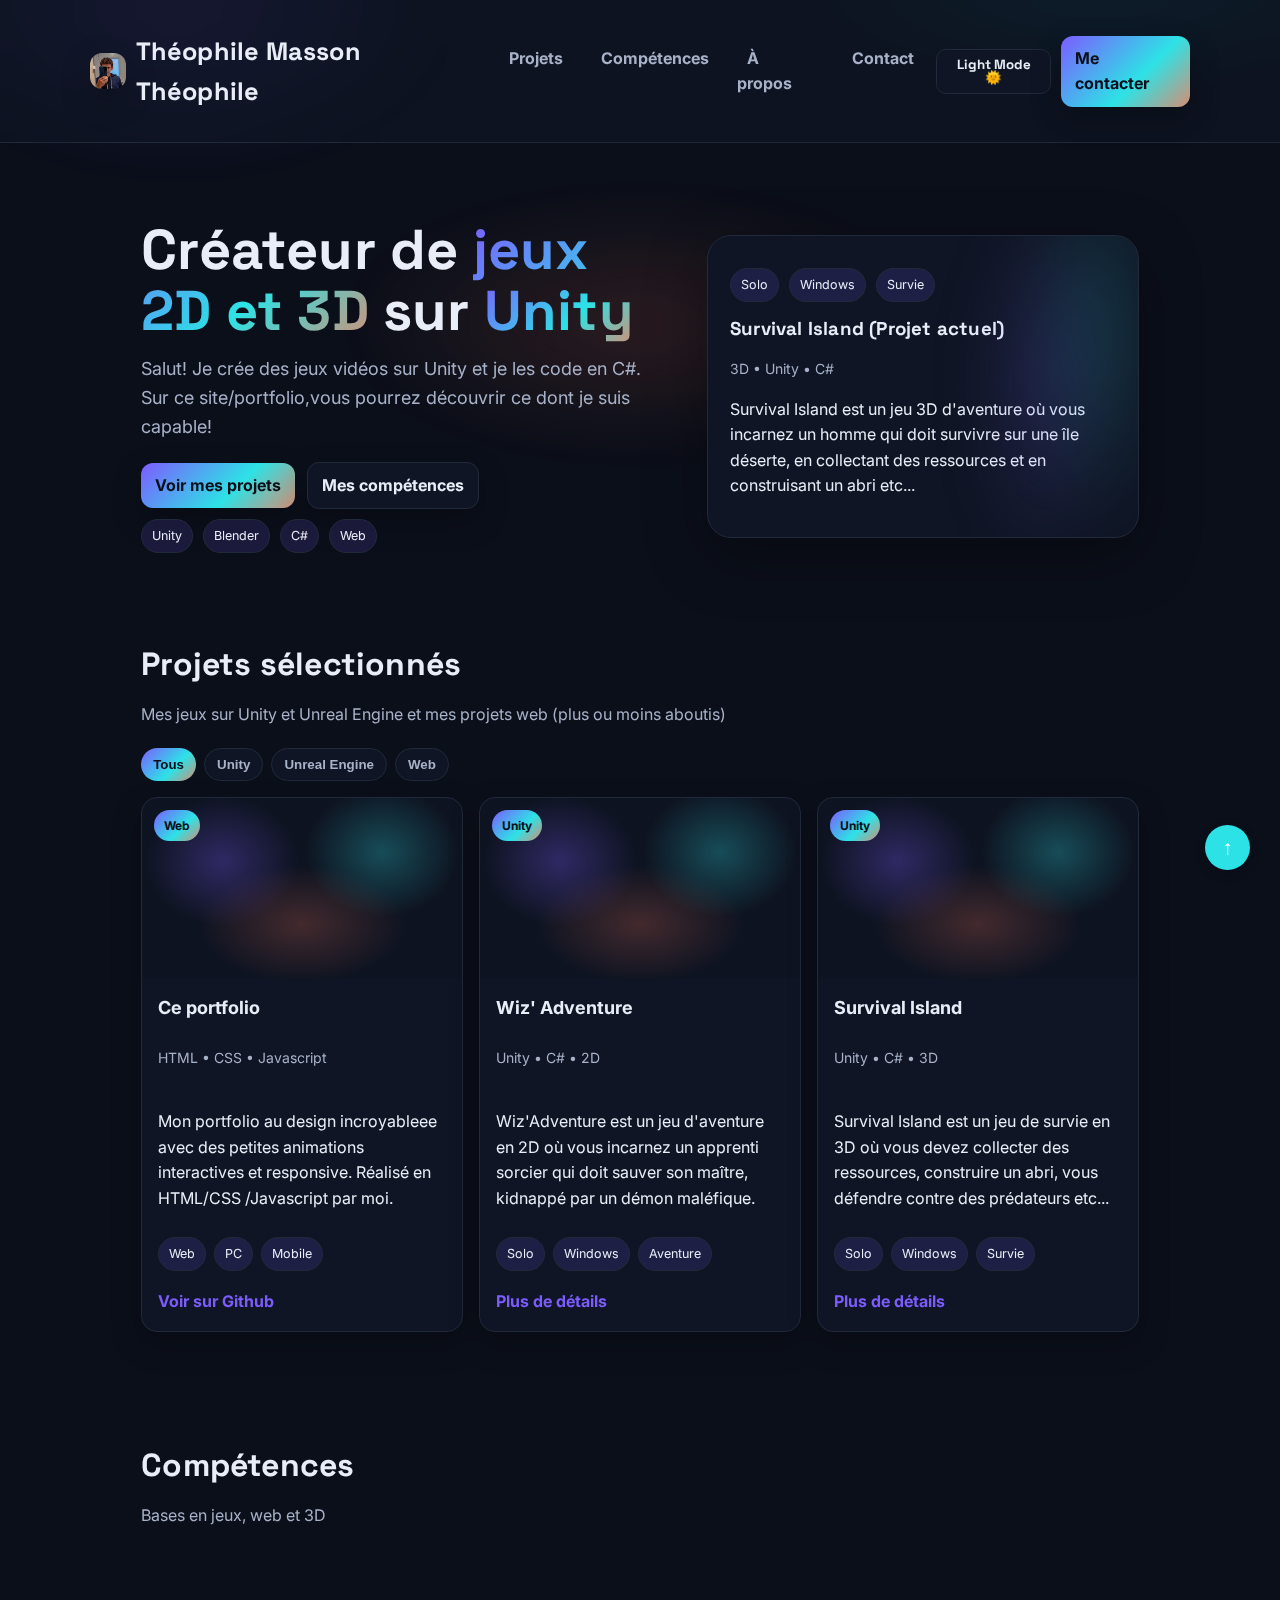
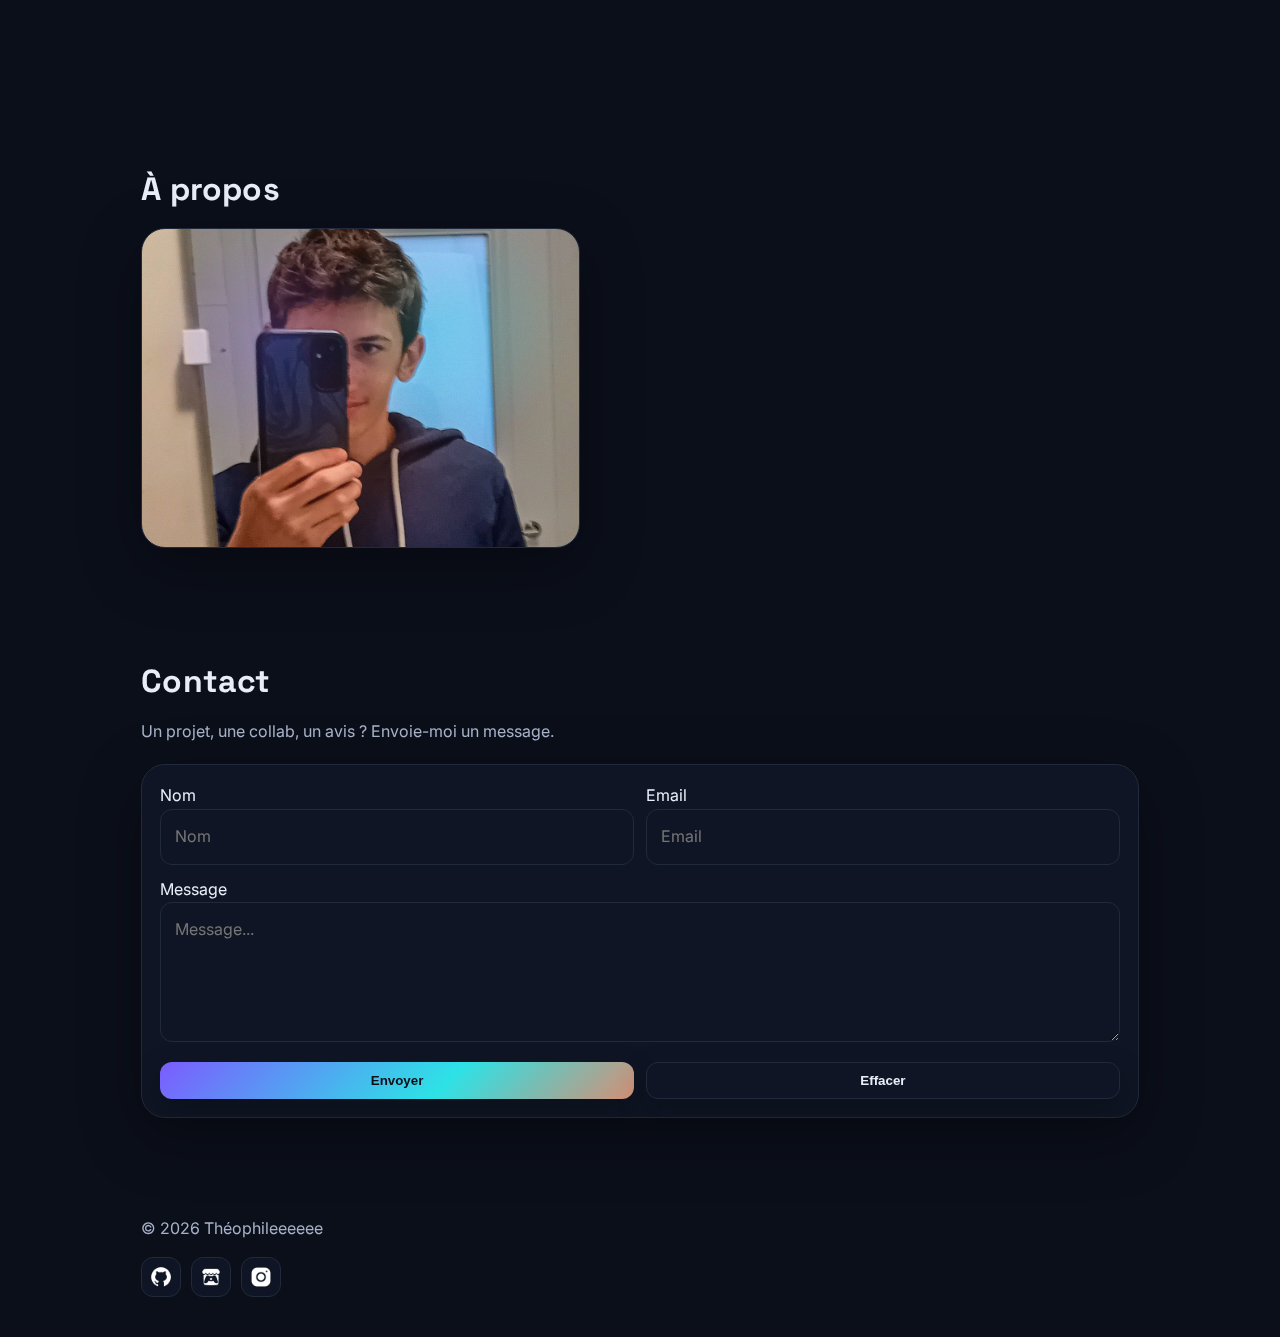
<file: index.html>
<!DOCTYPE html>
<html lang="fr">
<head>
  <meta charset="utf-8" />
  <meta name="viewport" content="width=device-width, initial-scale=1" />
  <meta name="google-site-verification" content="bB0qgcxtBbPf_3ZEfiibIfSlsePaCKdTKRxETekB76k" />

<!-- ICONES POUR QUE ÇA S'AFFICHE PARTOUT -->
<link rel="apple-touch-icon" sizes="180x180" href="img/apple-touch-icon.png">
<link rel="icon" type="image/png" sizes="32x32" href="img/favicon-32x32.png">
<link rel="icon" type="image/png" sizes="16x16" href="img/favicon-16x16.png">

<!-- Fichier manifest -->
<link rel="manifest" href="img/site.webmanifest">


  <!-- COULEUR DE THÈME (MOBILE + NAVIGATEURS) -->
  <meta name="theme-color" content="#7c5cff" />

  <!-- TITRE + DESCRIPTION SEO -->
  <title>Théophile Masson — Portfolio</title>
  <meta name="description" content="Portfolio de Théophile Masson : développement de jeux, 3D, web. Projets, compétences, contact." />

  <!-- OPEN GRAPH (SEO + réseaux sociaux) -->
  <meta property="og:title" content="Théophile Masson — Portfolio">
  <meta property="og:description" content="Portfolio de Théophile Masson : développement de jeux, 3D, web.">
  <meta property="og:type" content="website">
  <meta property="og:url" content="https://theophileeeeeee.github.io/Website/">
  <meta property="og:image" content="https://theophileeeeeee.github.io/Website/img/me.png">

  <!-- DONNÉES STRUCTURÉES SCHEMA.ORG -->
  <script type="application/ld+json">
  {
    "@context": "https://schema.org",
    "@type": "Person",
    "name": "Théophile Masson",
    "url": "https://theophileeeeeee.github.io/Website/",
    "sameAs": [
      "https://github.com/theophileeeeeee",
      "https://theophile-masson.itch.io/",
      "https://www.instagram.com/theophile_msn/"
    ],
    "jobTitle": "Développeur amateur de jeux vidéo"
  }
  </script>

  <!-- FONTS GOOGLE -->
  <link rel="preconnect" href="https://fonts.gstatic.com" crossorigin>
  <link href="https://fonts.googleapis.com/css2?family=Space+Grotesk:wght@400;600;700&family=Inter:wght@400;500;600&display=swap" rel="stylesheet">

  <!-- SCRIPT POUR LE THÈME (DARK/LIGHT) -->
  <script>
    const theme = localStorage.getItem('theme') || 'dark';
    document.documentElement.setAttribute('data-theme', theme);
  </script>

  <!-- FEUILLE DE STYLE PRINCIPALE -->
  <link rel="stylesheet" href="main.css">
</head>
<body>

  <!-- SKIP LINK (ACCESSIBILITÉ) -->
  <a href="#main" class="skip">Aller au contenu</a>

  <!-- AURA DÉCORATIVE -->
  <div class="aura" aria-hidden="true"></div>

  <!-- ======================= HEADER ======================= -->
  <header>
    <div class="container nav">
      <!-- LOGO -->
      <a class="logo brand" href="#">
        <div class="logo-badge" aria-hidden="true"></div>
        <h2 class="name">
        <span class="desktop-name">Théophile Masson</span>
        <span class="mobile-name">Théophile</span>
      </h2>
      </a>

      <!-- MENU MOBILE (BURGER) -->
      <button id="menuToggle" class="hamburger" aria-label="Ouvrir le menu" aria-expanded="false">
        <span></span>
      </button>

      <!-- NAVIGATION PRINCIPALE -->
      <nav id="siteNav" class="site-nav" aria-label="Navigation principale">
        <ul>
          <li><a href="#projets">Projets</a></li>
          <li><a href="#competences">Compétences</a></li>
          <li><a href="#a-propos">À propos</a></li>
          <li><a href="#contact">Contact</a></li>
        </ul>
      </nav>

      <!-- ACTIONS (THÈME + CONTACT) -->
      <div class="actions">
        <button class="toggle" id="themeToggle" aria-label="Changer de thème" aria-pressed="false">
          <span class="label-action-desktop" aria-hidden="true"></span>
          <span class="label-action-mobile" aria-hidden="true"></span>
        </button>
        <a href="#contact" class="btn btn--grad">
          <span class="btn-text-original">Me contacter</span>
          <span class="btn-text-mobile">Contact</span>
        </a>
      </div>
    </div>
  </header>

  <!-- SCRIM POUR LE MENU MOBILE -->
  <div class="scrim" id="scrim" hidden></div>

  <!-- ======================= MAIN ======================= -->
  <main id="main" class="container">

    <!-- ========= HERO ========= -->
    <section class="hero">
      <div class="hero-grid">
        <div>
          <h1 class="headline brand">
            Créateur de <span class="accent">jeux 2D et 3D</span> sur <span class="accent">Unity</span>
          </h1>
          <p class="lead">Salut! Je crée des jeux vidéos sur Unity et je les code en C#. Sur ce site/portfolio,vous pourrez découvrir ce dont je suis capable!</p>
          <div class="cta">
            <a href="#projets" class="btn btn--grad">Voir mes projets</a>
            <a href="#competences" class="btn">Mes compétences</a>
          </div>
          <!-- TAGS STACK -->
          <div class="tags" aria-label="Stack">
            <span class="tag">Unity</span>
            <span class="tag">Blender</span>
            <span class="tag">C#</span>
            <span class="tag">Web</span>
          </div>
        </div>
        
        <!-- PROJET ACTUEL -->
        <div class="hero-card" role="img" aria-label="Projet actuel : Survival-Island">
          <div class="tags">
            <span class="tag">Solo</span>
            <span class="tag">Windows</span>
            <span class="tag">Survie</span>
          </div>
          <h3 class="brand" style="margin:12px 0 6px;">Survival Island (Projet actuel)</h3>
          <p class="meta">3D • Unity • C#</p>
          <p> Survival Island est un jeu 3D d'aventure où vous incarnez un homme qui doit survivre sur une île déserte, en collectant des ressources et en construisant un abri etc...</p>
        </div>
      </div>
    </section>

    <!-- ========= PROJETS ========= -->
    <section id="projets">
      <h2 class="section-title brand">Projets sélectionnés</h2>
      <p class="section-desc">Mes jeux sur Unity et Unreal Engine et mes projets web (plus ou moins aboutis)</p>

      <!-- FILTRES -->
      <div class="filters" role="tablist" aria-label="Filtres projets">
        <button class="filter active" data-filter="all" role="tab" aria-selected="true">Tous</button>
        <button class="filter" data-filter="unity" role="tab">Unity</button>
        <button class="filter" data-filter="unreal" role="tab">Unreal Engine</button>
        <button class="filter" data-filter="web" role="tab">Web</button>
      </div>

      <!-- GRILLE DES PROJETS -->
      <div class="grid" id="projectGrid">
        <!-- PROJET 1 -->
        <article class="card reveal" data-cat="web">
          <div class="thumb"><span class="label">Web</span></div>
          <div class="card-body">
            <h3>Ce portfolio</h3>
            <p class="meta">HTML • CSS • Javascript</p>
            <p>Mon portfolio au design incroyableee avec des petites animations interactives et responsive. Réalisé en HTML/CSS /Javascript par moi.</p>
            <div class="card-tags">
              <span class="chip">Web</span><span class="chip">PC</span><span class="chip">Mobile</span>
            </div>
            <a href="https://github.com/theophileeeeeee/Website" class="btn-link" target="_blank">Voir sur Github</a>
          </div>
        </article>

        <!-- PROJET 2 -->
        <article class="card reveal" data-cat="unity">
          <div class="thumb"><span class="label">Unity</span></div>
          <div class="card-body">
            <h3>Wiz' Adventure</h3>
            <p class="meta">Unity • C# • 2D</p>
            <p>Wiz'Adventure est un jeu d'aventure en 2D où vous incarnez un apprenti sorcier qui doit sauver son maître, kidnappé par un démon maléfique.</p>
            <div class="card-tags">
              <span class="chip">Solo</span><span class="chip">Windows</span><span class="chip">Aventure</span>
            </div>
            <a href="wiz-adventure.html" class="btn-link">Plus de détails</a>
          </div>
        </article>
        
        
        <article class="card reveal" data-cat="unity">
          <div class="thumb"><span class="label">Unity</span></div>
          <div class="card-body">
            <h3>Survival Island</h3>
            <p class="meta">Unity • C# • 3D</p>
            <p>Survival Island est un jeu de survie en 3D où vous devez collecter des ressources, construire un abri, vous défendre contre des prédateurs etc...</p>
            <div class="card-tags">
              <span class="chip">Solo</span><span class="chip">Windows</span><span class="chip">Survie</span>
            </div>
            <a href="survival-island.html" class="btn-link">Plus de détails</a>
          </div>
        </article>
      </div>
    </section>

    <!-- ========= COMPÉTENCES ========= -->
    <section id="competences">
      <h2 class="section-title brand">Compétences</h2>
      <p class="section-desc">Bases en jeux, web et 3D</p>

      <!-- GRILLE DE COMPÉTENCES -->
      <div class="skills">
        <!-- UNITY -->
        <div class="skill-card reveal">
          <div class="skill-top">
            <span class="skill-title">Unity</span>
            <div class="dots"><span class="dot on"></span><span class="dot on"></span><span class="dot on"></span><span class="dot"></span><span class="dot"></span></div>
          </div>
          <div class="chipline">
            <span class="chip">C#</span><span class="chip">2D/3D</span><span class="chip">Gameplay</span>
          </div>
        </div>

        <!-- BLENDER -->
        <div class="skill-card reveal">
          <div class="skill-top">
            <span class="skill-title">Blender</span>
            <div class="dots"><span class="dot on"></span><span class="dot"></span><span class="dot"></span><span class="dot"></span><span class="dot"></span></div>
          </div>
          <div class="chipline">
            <span class="chip">Modé low-poly</span><span class="chip">UV</span><span class="chip">Texturing</span>
          </div>
        </div>

        <!-- WEB -->
        <div class="skill-card reveal">
          <div class="skill-top">
            <span class="skill-title">Web</span>
            <div class="dots"><span class="dot on"></span><span class="dot on"></span><span class="dot"></span><span class="dot"></span><span class="dot"></span></div>
          </div>
          <div class="chipline">
            <span class="chip">HTML</span><span class="chip">CSS</span><span class="chip">Javascript</span>
          </div>
        </div>
      </div>
    </section>

    <!-- ========= À PROPOS ========= -->
    <section id="a-propos">
      <h2 class="section-title brand">À propos</h2>
      <div class="about-grid">
        <div class="portrait" aria-label="Portrait de Théophile Masson"></div>
        <div class="about-card reveal">
          <p>Je suis <strong>Théophile Masson</strong>, développeur et créateur de jeux en 2D/3D. 
          Je découvre et j’expérimente chaque jour un peu plus avec Unity, 
          en passant de petits projets fun à des créations plus ambitieuses.</p>
          <div class="kpis">
            <div class="kpi"><strong>2</strong><span>jeux persos</span></div>
            <div class="kpi"><strong>Unity</strong><span>2D & 3D</span></div>
            <div class="kpi"><strong>Blender</strong><span>Modélisation</span></div>
          </div>
        </div>
      </div>
    </section>

    <!-- ========= CONTACT ========= -->
    <section id="contact">
      <h2 class="section-title brand">Contact</h2>
      <p class="section-desc">Un projet, une collab, un avis ? Envoie-moi un message.</p>

      <!-- FORMULAIRE DE CONTACT -->
      <div class="contact-card">
        <form 
          id="contactForm"
          class="contact-form" 
          action="https://formsubmit.co/63f8c8b4e577d4a696068d3d0c684c6b" 
          method="POST"
        >
          <div class="row">
            <label>
              Nom
              <input type="text" name="name" placeholder="Nom" required />
            </label>
            <label>
              Email
              <input type="email" name="email" placeholder="Email" required />
            </label>
          </div>

          <label>
            Message
            <textarea name="message" placeholder="Message..." required></textarea>
          </label>

          <!-- OPTIONS FORMSUBMIT -->
          <input type="hidden" name="_subject" value="Nouveau message depuis mon site !">
          <input type="hidden" name="_captcha" value="false">
          <input type="hidden" name="_next" value="https://theophileeeeeee.github.io/Website/merci.html">
          <input type="hidden" name="_error" value="https://theophileeeeeee.github.io/Website/erreur.html" />

          <div class="row" style="justify-content:flex-start;">
            <button type="submit" class="btn btn--grad">Envoyer</button>
            <button type="reset" class="btn">Effacer</button>
          </div>
        </form>
      </div>
    </section>
  </main>

  <!-- ======================= FOOTER ======================= -->
  <footer class="container">
    <div class="footer-grid">
      <p>© <span id="year"></span> Théophileeeeee</p>
      <!-- RÉSEAUX SOCIAUX -->
      <div class="socials">
        <a class="icon-btn" href="https://github.com/theophileeeeeee" aria-label="GitHub"  target="_blank"><img src="img/logo_applications/github.png" width="24"></a>
        <a class="icon-btn" href="https://theophile-masson.itch.io/" aria-label="Itch.IO" target="_blank"><img src="img/logo_applications/itchio.png" width="24"></a>
        <a class="icon-btn" href="https://www.instagram.com/theophile_msn/" aria-label="instagram" target="_blank"><img src="img/logo_applications/instagram.png" width="24"></a>
      </div>
    </div>
    <button class="topArrow">↑</button>
  </footer>
  
  <script>
    document.querySelector(".topArrow").addEventListener("click", () => {
      window.scrollTo({ top: 0, behavior: "smooth" });
    });
  </script>

  <!-- SCRIPT PRINCIPAL -->
  <script src="js/main.js"></script>
</body>
</html>
</file>
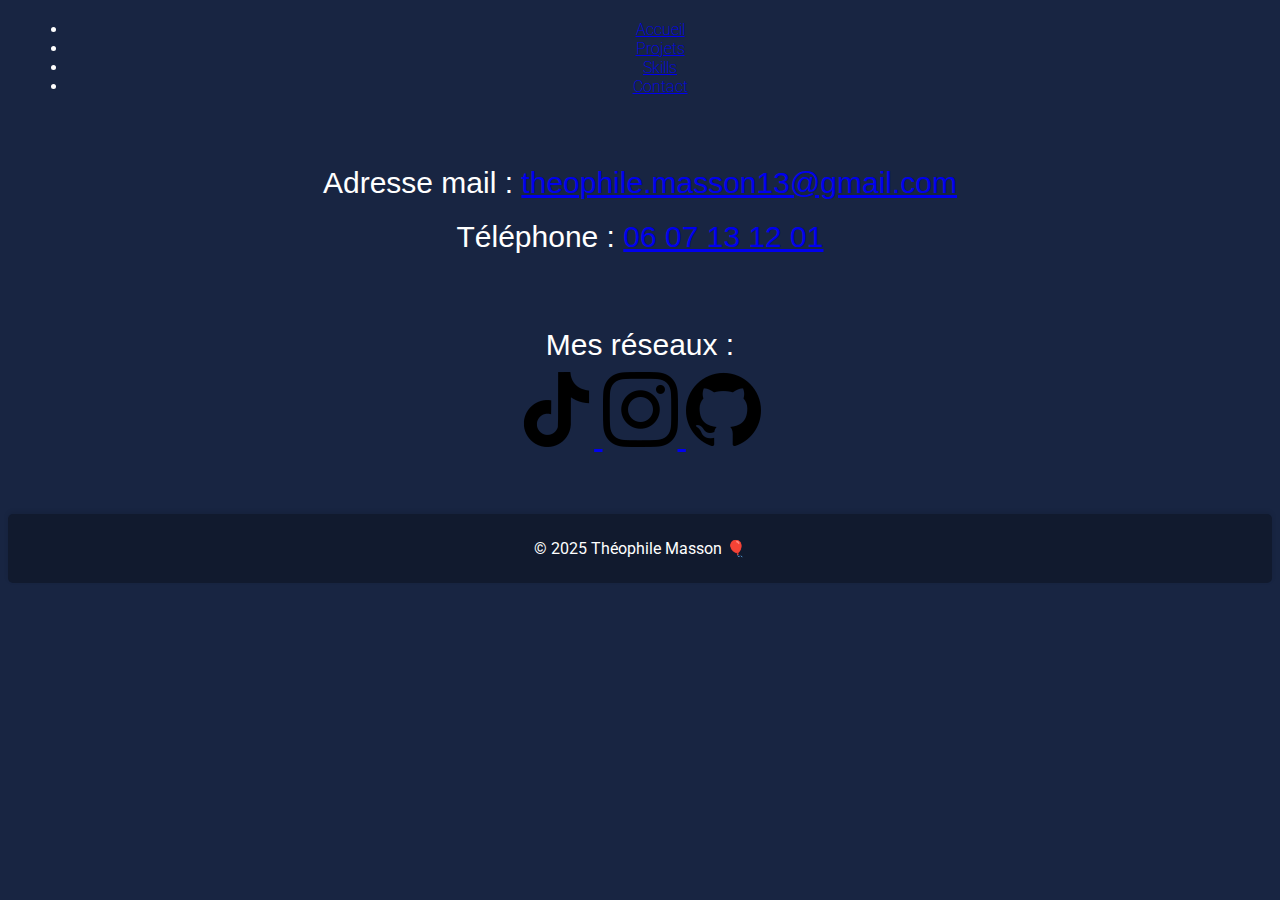
<file: contact.html>
<!DOCTYPE html>
<html lang="en">
<head>
    <meta charset="UTF-8">
    <title>Théophile Masson</title>
    <link rel="stylesheet" type="text/css" href="contact.css">
</head>
<body>
    <nav class="menu-nav">
        <ul>
            <li class="btn"><a href="index.html">Accueil</a></li>
            <li class="btn"><a href="projects.html">Projets</a></li>
            <li class="btn"><a href="skills.html">Skills</a></li>
            <li class="btn"><a href="#">Contact</a></li>
        </ul>
    </nav>
    <div class="intro">
        Adresse mail : <a href="mailto:theophile.masson13@gmail.com">theophile.masson13@gmail.com</a><br>
        Téléphone : <a href="tel:06-07-13-12-01">06 07 13 12 01</a><br><br>
        Mes réseaux :<br>
        <a href="https://www.tiktok.com/@theophile.masson" target="_blank">
            <img class="social-logo" src="img/tiktok.png" alt="Tiktok">
        </a>
        <a href="https://www.instagram.com/theophile_msn/" target="_blank" >
            <img class="social-logo" src="img/instagram.png" alt="Instagram" >
        </a>
        <a href="https://github.com/theophileeeeeee" target="_blank" >
            <img class="social-logo" src="img/github.png" alt="GitHub" >
        </a>
    </div>
    <footer class="footer">
      © 2025 Théophile Masson 🎈
    </footer>
</body>
</html>
</file>
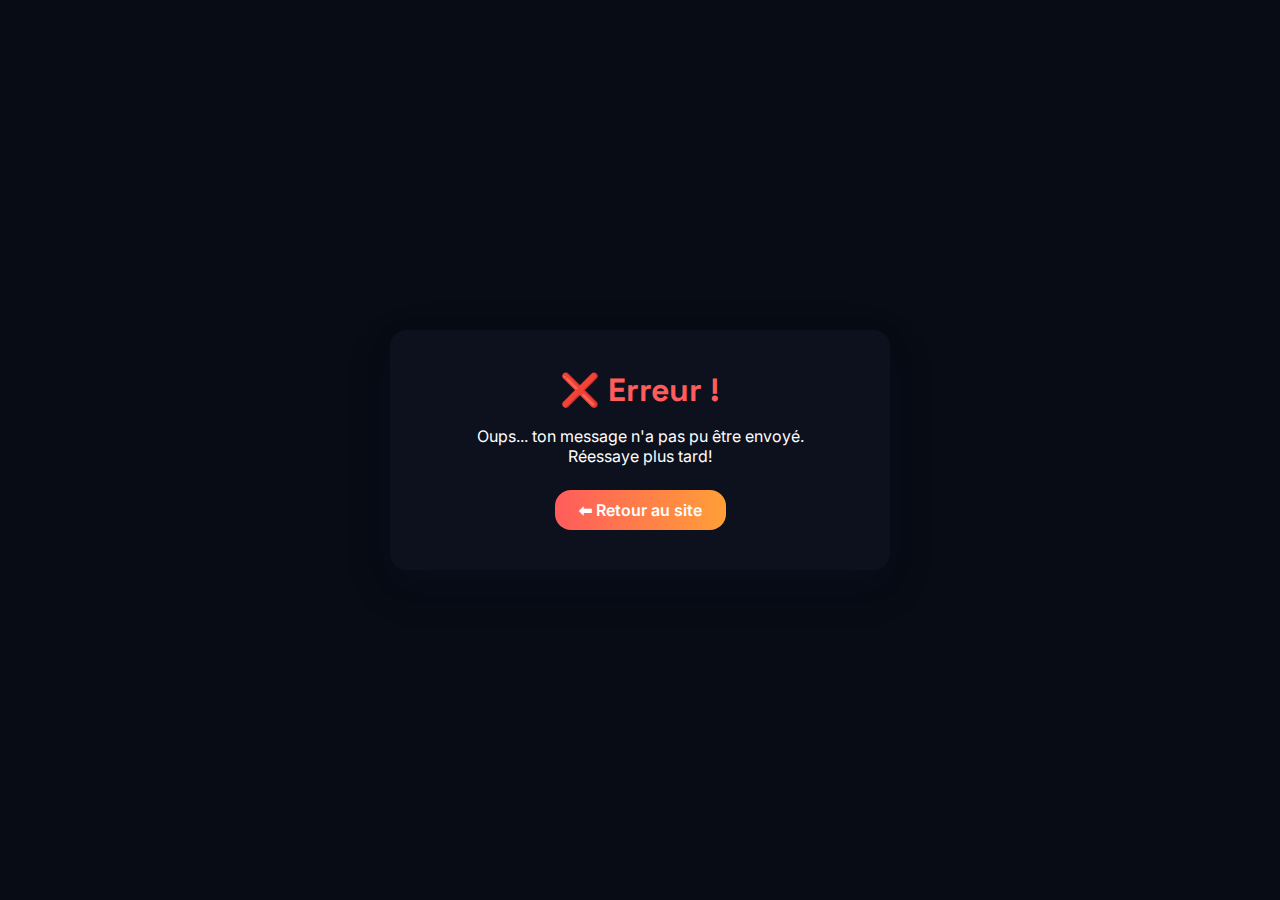
<file: erreur.html>
<!DOCTYPE html>
<html lang="fr" data-theme="dark">
<head>
  <meta charset="UTF-8">
  <title>Erreur !</title>
  <link href="https://fonts.googleapis.com/css2?family=Space+Grotesk:wght@400;600;700&family=Inter:wght@400;500;600&display=swap" rel="stylesheet">
  <style>
    /* ================= Design System (Aurora) ================= */
    :root {
      --radius:16px;
      --radius-sm:10px;
      --radius-lg:24px;
      --shadow-1: 0 10px 30px rgba(14, 25, 76, .07);
      --shadow-2: 0 16px 50px rgba(14, 25, 76, .12);

      /* Couleurs thème sombre par défaut */
      --bg: #0b0f1a;
      --bg-alt: #080c14;
      --text: #ffffff;
      --muted: #888;
      --accent: #ff5c5c;
      --accent-alt: #ff9f37;

      /* Couleurs thème clair */
      --bg-light: #f5f6fa;
      --bg-alt-light: #ffffff;
      --text-light: #111a2e;
      --muted-light: #666;
      --accent-light: #ff5c5c;
      --accent-alt-light: #ff9f37;
    }

    html[data-theme="dark"] {
        --bg: #0d111d;
        --bg-alt: #080c14;
      --text: #ffffff;
      --muted: #888;
      --accent: #ff5c5c;
      --accent-alt: #ff9f37;
    }

    html[data-theme="light"] {
      --bg: var(--bg-light);
      --bg-alt: var(--bg-alt-light);
      --text: var(--text-light);
      --muted: var(--muted-light);
      --accent: var(--accent-light);
      --accent-alt: var(--accent-alt-light);
    }

    /* ================= Style page Erreur ================= */
    body {
      margin: 0;
      height: 100vh;
      display: flex;
      justify-content: center;
      align-items: center;
      font-family: 'Inter', sans-serif;
      background: var(--bg-alt);
      color: var(--text);
      transition: background 0.3s ease, color 0.3s ease;
    }

    .box {
      background: var(--bg);
      padding: 40px 50px;
      border-radius: var(--radius);
      box-shadow: var(--shadow-1), var(--shadow-2);
      text-align: center;
      max-width: 400px;
      width: 90%;
      transition: transform 0.3s ease, background 0.3s ease;
    }

    .box:hover {
      transform: translateY(-5px);
    }

    h1 {
      margin: 0 0 16px;
      font-family: 'Space Grotesk', sans-serif;
      font-size: 2rem;
      color: var(--accent);
    }

    p {
      margin-bottom: 24px;
      font-size: 1rem;
      color: var(--text);
    }

    .link1 {
      display: inline-block;
      padding: 10px 24px;
      font-weight: 600;
      border-radius: var(--radius);
      text-decoration: none;
      background: linear-gradient(90deg, var(--accent), var(--accent-alt));
      color: #fff;
      transition: background 0.3s ease, transform 0.2s ease;
    }

    .link1:hover {
      background: linear-gradient(90deg, var(--accent-alt), var(--accent));
      transform: translateY(-2px);
    }
  </style>
</head>
<body>
  <div class="box">
    <h1>❌ Erreur !</h1>
    <p>Oups... ton message n'a pas pu être envoyé.<br>Réessaye plus tard!</p>
    <a class="link1" href="index.html#contact">⬅ Retour au site</a>
  </div>

  <script>
    // Appliquer le thème persistant
    const root = document.documentElement;
    const savedTheme = localStorage.getItem('theme');
    if(savedTheme) {
      root.setAttribute('data-theme', savedTheme);
    } else {
      root.setAttribute('data-theme', 'dark'); // noir par défaut
    }
  </script>
</body>
</html>
</file>
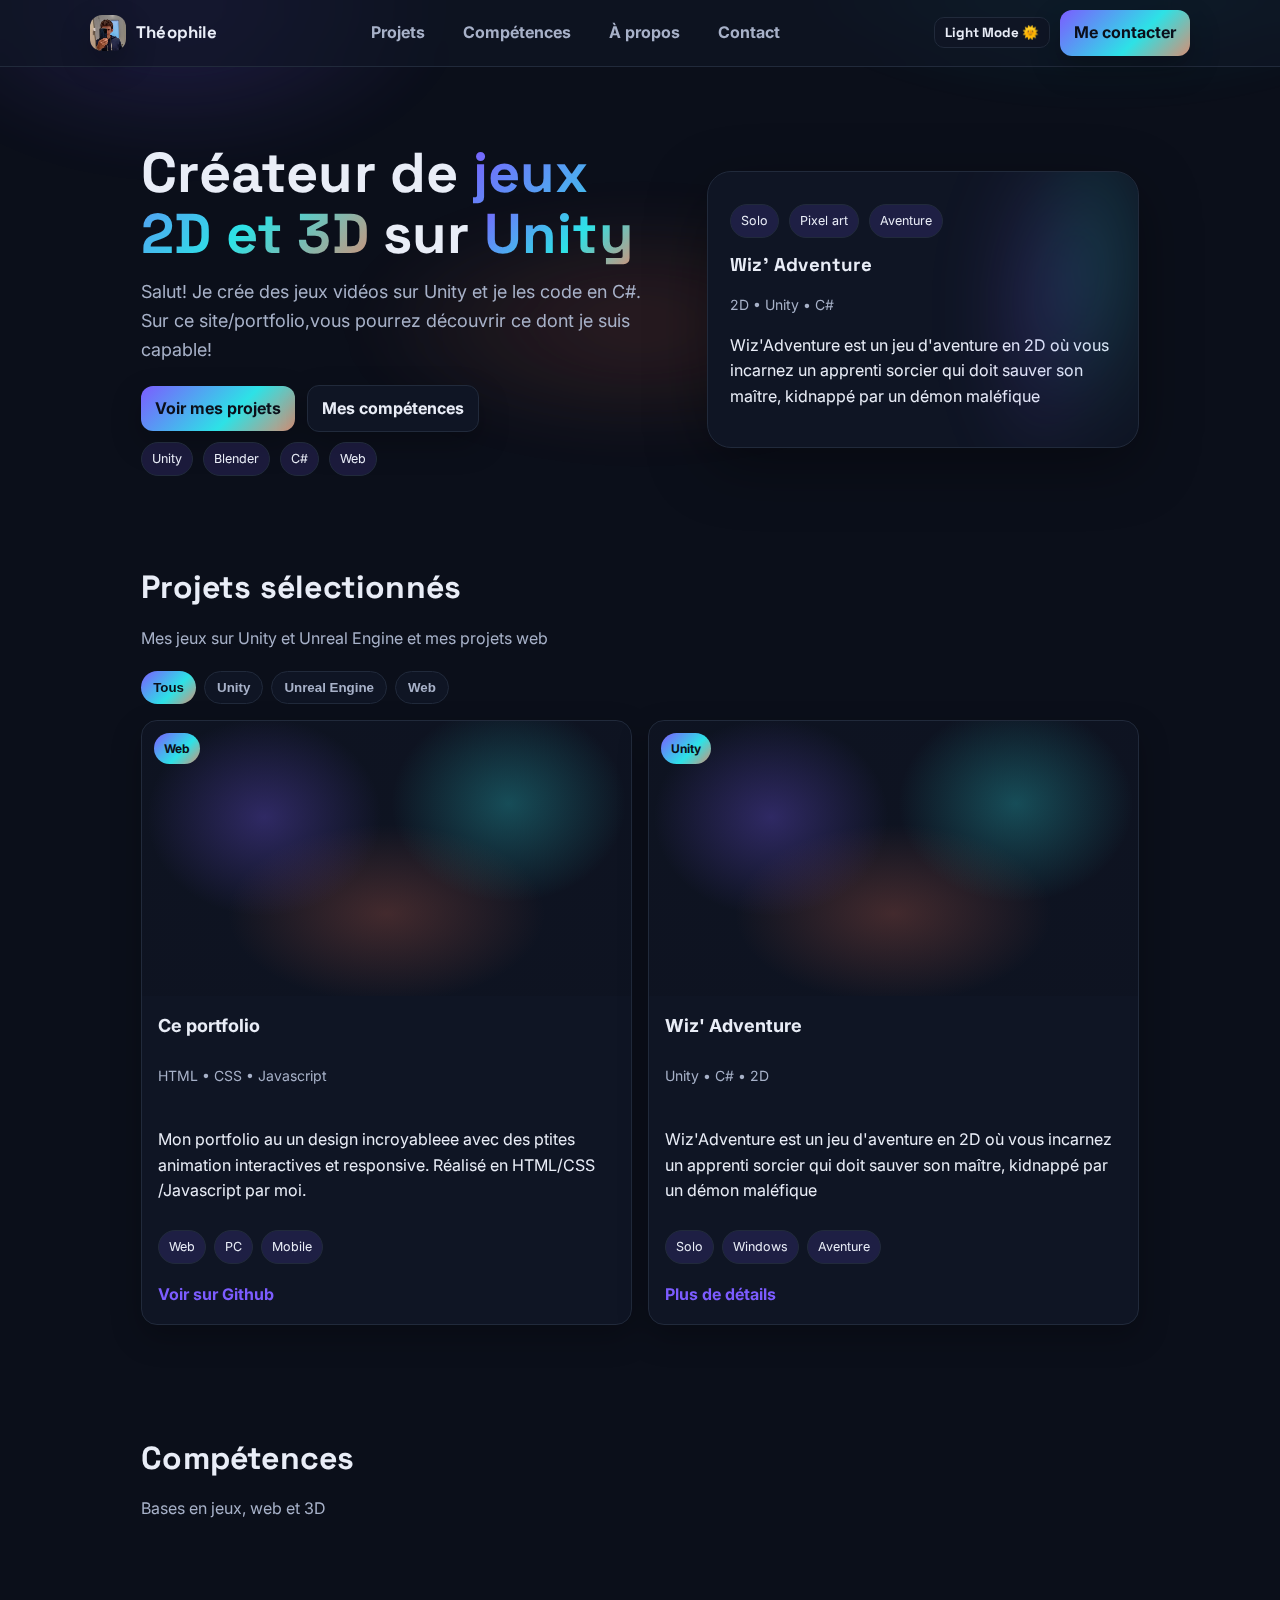
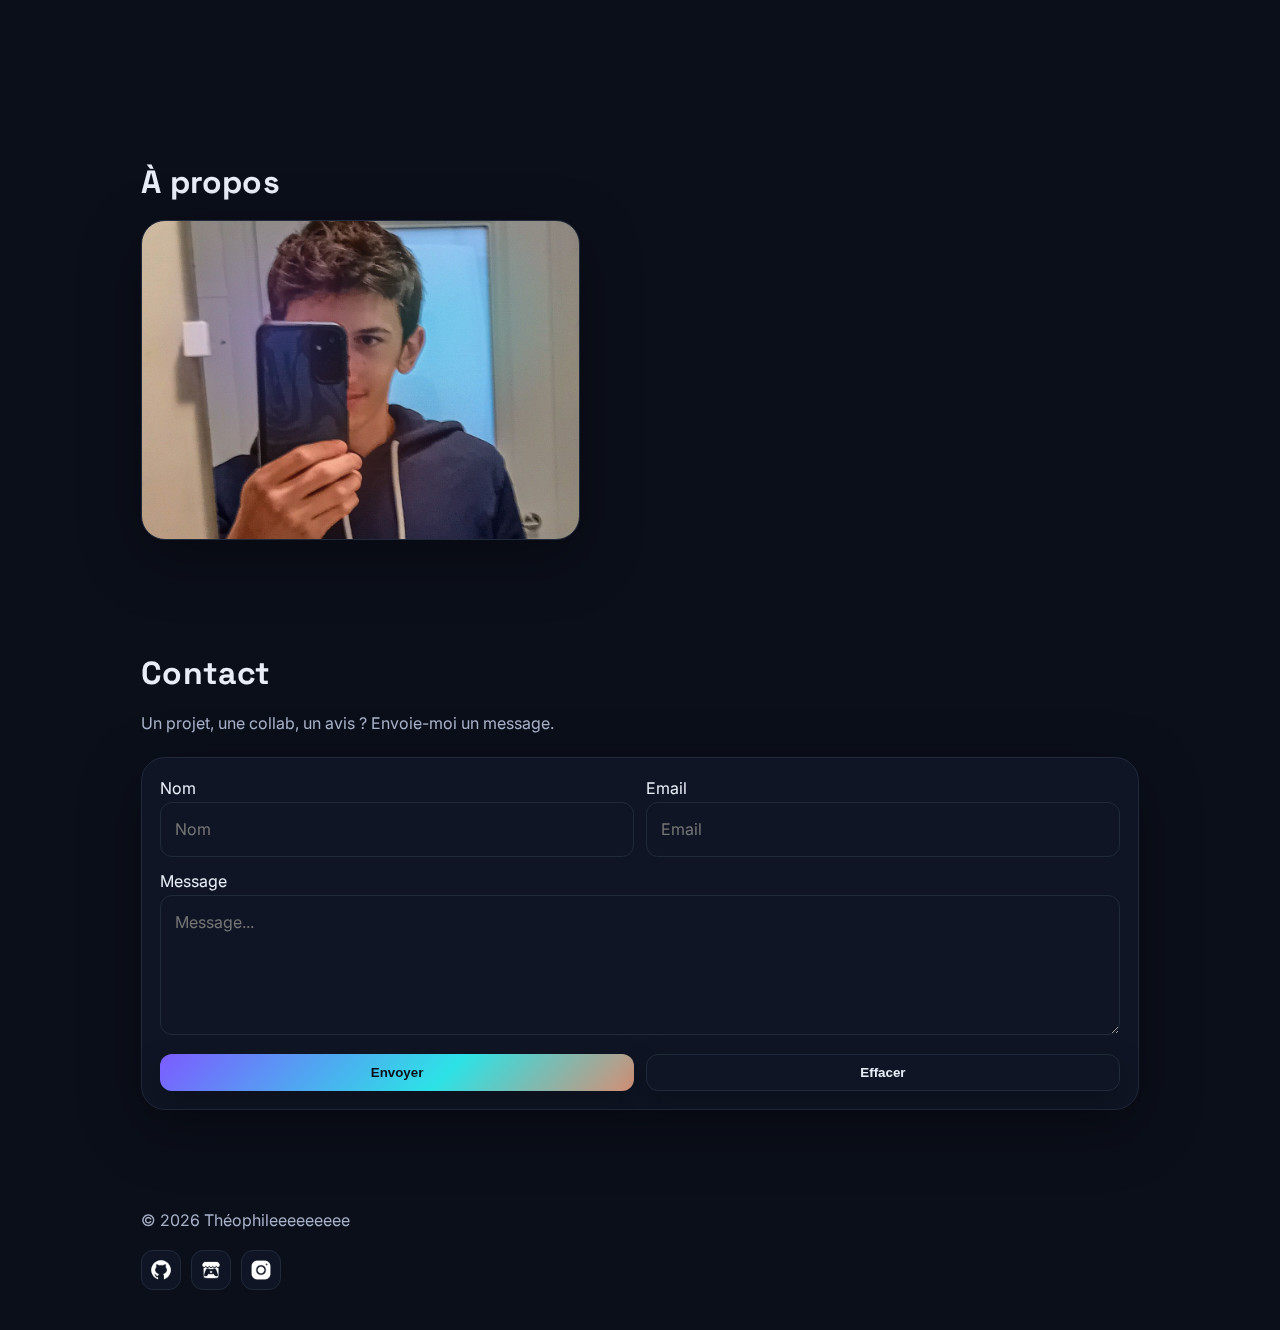
<file: home.html>
<!DOCTYPE html>
<html lang="fr">
<head>
  <meta charset="utf-8" />
  <meta name="viewport" content="width=device-width, initial-scale=1" />

  <!-- ICONES POUR QUE ÇA S'AFFICHE PARTOUT -->
  <link rel="icon" type="image/png" href="img/favicon-96x96.png" sizes="96x96" />
  <link rel="icon" type="image/svg+xml" href="img/favicon.svg" />
  <link rel="shortcut icon" href="img/favicon.ico" />
  <link rel="apple-touch-icon" sizes="180x180" href="img/apple-touch-icon.png" />
  <link rel="manifest" href="img/site.webmanifest" />

  <!-- COULEUR DE THÈME (MOBILE + NAVIGATEURS) -->
  <meta name="theme-color" content="#7c5cff" />

  <!-- TITRE + DESCRIPTION SEO -->
  <title>Théophile — Portfolio</title>
  <meta name="description" content="Portfolio de Théophile : développement de jeux, 3D, web. Projets, compétences, contact." />

  <!-- FONTS GOOGLE -->
  <link rel="preconnect" href="https://fonts.gstatic.com" crossorigin>
  <link href="https://fonts.googleapis.com/css2?family=Space+Grotesk:wght@400;600;700&family=Inter:wght@400;500;600&display=swap" rel="stylesheet">

  <!-- SCRIPT POUR LE THÈME (DARK/LIGHT) -->
  <script>
    const theme = localStorage.getItem('theme') || 'dark';
    document.documentElement.setAttribute('data-theme', theme);
  </script>

  <!-- FEUILLE DE STYLE PRINCIPALE -->
  <link rel="stylesheet" href="main.css">
</head>
<body>

  <!-- SKIP LINK (ACCESSIBILITÉ) -->
  <a href="#main" class="skip">Aller au contenu</a>

  <!-- AURA DÉCORATIVE -->
  <div class="aura" aria-hidden="true"></div>

  <!-- ======================= HEADER ======================= -->
  <header>
    <div class="container nav">
      <!-- LOGO -->
      <a class="logo brand" href="#">
        <div class="logo-badge" aria-hidden="true"></div>
        Théophile
      </a>

      <!-- MENU MOBILE (BURGER) -->
      <button class="hamburger" id="menuToggle" aria-label="Ouvrir le menu" aria-expanded="false" aria-controls="siteNav">☰</button>

      <!-- NAVIGATION PRINCIPALE -->
      <nav id="siteNav" class="site-nav" aria-label="Navigation principale">
        <ul>
          <li><a href="#projets">Projets</a></li>
          <li><a href="#competences">Compétences</a></li>
          <li><a href="#a-propos">À propos</a></li>
          <li><a href="#contact">Contact</a></li>
        </ul>
      </nav>

      <!-- ACTIONS (THÈME + CONTACT) -->
     <div class="actions">
      <button class="toggle" id="themeToggle" aria-label="Changer de thème" aria-pressed="false">
        <span class="label-action-desktop" aria-hidden="true"></span>
        <span class="label-action-mobile" aria-hidden="true"></span>
    </button>
         <a href="#contact" class="btn btn--grad">
             <span class="btn-text-original">Me contacter</span>
             <span class="btn-text-mobile">Contact</span>
         </a>
       </div>
    </div>
  </header>

  <!-- SCRIM POUR LE MENU MOBILE -->
  <div class="scrim" id="scrim" hidden></div>

  <!-- ======================= MAIN ======================= -->
  <main id="main" class="container">

    <!-- ========= HERO ========= -->
    <section class="hero">
      <div class="hero-grid">
        <div>
          <h1 class="headline brand">
            Créateur de <span class="accent">jeux 2D et 3D</span> sur <span class="accent">Unity</span>
          </h1>
          <p class="lead">Salut! Je crée des jeux vidéos sur Unity et je les code en C#. Sur ce site/portfolio,vous pourrez découvrir ce dont je suis capable!</p>
          <div class="cta">
            <a href="#projets" class="btn btn--grad">Voir mes projets</a>
            <a href="#competences" class="btn">Mes compétences</a>
          </div>
          <!-- TAGS STACK -->
          <div class="tags" aria-label="Stack">
            <span class="tag">Unity</span>
            <span class="tag">Blender</span>
            <span class="tag">C#</span>
            <span class="tag">Web</span>
          </div>
        </div>

        <!-- HERO CARD EXEMPLE -->
        <div class="hero-card" role="img" aria-label="Aperçu visuel abstrait des projets de Théophile">
          <div class="tags">
            <span class="tag">Solo</span>
            <span class="tag">Pixel art</span>
            <span class="tag">Aventure</span>
          </div>
          <h3 class="brand" style="margin:12px 0 6px;">Wiz' Adventure</h3>
          <p class="meta">2D • Unity • C#</p>
          <p> Wiz'Adventure est un jeu d'aventure en 2D où vous incarnez un apprenti sorcier qui doit sauver son maître, kidnappé par un démon maléfique</p>
        </div>
      </div>
    </section>

    <!-- ========= PROJETS ========= -->
    <section id="projets">
      <h2 class="section-title brand">Projets sélectionnés</h2>
      <p class="section-desc">Mes jeux sur Unity et Unreal Engine et mes projets web</p>

      <!-- FILTRES -->
      <div class="filters" role="tablist" aria-label="Filtres projets">
        <button class="filter active" data-filter="all" role="tab" aria-selected="true">Tous</button>
        <button class="filter" data-filter="unity" role="tab">Unity</button>
        <button class="filter" data-filter="unreal" role="tab">Unreal Engine</button>
        <button class="filter" data-filter="web" role="tab">Web</button>
      </div>

      <!-- GRILLE DES PROJETS -->
      <div class="grid" id="projectGrid">
        <!-- PROJET 1 -->
        <article class="card reveal" data-cat="web">
          <div class="thumb"><span class="label">Web</span></div>
          <div class="card-body">
            <h3>Ce portfolio</h3>
            <p class="meta">HTML • CSS • Javascript</p>
            <p>Mon portfolio au un design incroyableee avec des ptites animation interactives et responsive. Réalisé en HTML/CSS /Javascript par moi.</p>
            <div class="card-tags">
              <span class="chip">Web</span><span class="chip">PC</span><span class="chip">Mobile</span>
            </div>
            <a href="https://github.com/theophileeeeeee/Website" class="btn-link" target="_blank">Voir sur Github</a>
          </div>
        </article>

        <!-- PROJET 2 -->
        <article class="card reveal" data-cat="unity">
          <div class="thumb"><span class="label">Unity</span></div>
          <div class="card-body">
            <h3>Wiz' Adventure</h3>
            <p class="meta">Unity • C# • 2D</p>
            <p>Wiz'Adventure est un jeu d'aventure en 2D où vous incarnez un apprenti sorcier qui doit sauver son maître, kidnappé par un démon maléfique</p>
            <div class="card-tags">
              <span class="chip">Solo</span><span class="chip">Windows</span><span class="chip">Aventure</span>
            </div>
            <a href="wiz'adventure.html" class="btn-link">Plus de détails</a>
          </div>
        </article>

        <!-- PROJET MASQUÉ EN COMMENTAIRE -->
        <!--
        <article class="card reveal" data-cat="unity">
          <div class="thumb"><span class="label">Unity</span></div>
          <div class="card-body">
            <h3>Survival Island</h3>
            <p class="meta">Unity • C# • 3D</p>
            <p>Survivor Island est un jeu de survie en 3D où vous devez collecter des ressources, construire un abri et vous défendre contre des prédateurs etc...</p>
            <div class="card-tags">
              <span class="chip">Solo</span><span class="chip">Windows</span><span class="chip">Survie</span>
            </div>
            <a href="survival-island.html" class="btn-link">Plus de détails</a>
          </div>
        </article>
        -->
      </div>
    </section>

    <!-- ========= COMPÉTENCES ========= -->
    <section id="competences">
      <h2 class="section-title brand">Compétences</h2>
      <p class="section-desc">Bases en jeux, web et 3D</p>

      <!-- GRILLE DE COMPÉTENCES -->
      <div class="skills">
        <!-- UNITY -->
        <div class="skill-card reveal">
          <div class="skill-top">
            <span class="skill-title">Unity</span>
            <div class="dots"><span class="dot on"></span><span class="dot on"></span><span class="dot on"></span><span class="dot"></span><span class="dot"></span></div>
          </div>
          <div class="chipline">
            <span class="chip">C#</span><span class="chip">2D/3D</span><span class="chip">Gameplay</span>
          </div>
        </div>

        <!-- BLENDER -->
        <div class="skill-card reveal">
          <div class="skill-top">
            <span class="skill-title">Blender</span>
            <div class="dots"><span class="dot on"></span><span class="dot"></span><span class="dot"></span><span class="dot"></span><span class="dot"></span></div>
          </div>
          <div class="chipline">
            <span class="chip">Modé low-poly</span><span class="chip">UV</span><span class="chip">Texturing</span>
          </div>
        </div>

        <!-- WEB -->
        <div class="skill-card reveal">
          <div class="skill-top">
            <span class="skill-title">Web</span>
            <div class="dots"><span class="dot on"></span><span class="dot on"></span><span class="dot"></span><span class="dot"></span><span class="dot"></span></div>
          </div>
          <div class="chipline">
            <span class="chip">HTML</span><span class="chip">CSS</span><span class="chip">Javascript</span>
          </div>
        </div>
      </div>
    </section>

    <!-- ========= À PROPOS ========= -->
    <section id="a-propos">
      <h2 class="section-title brand">À propos</h2>
      <div class="about-grid">
        <div class="portrait" aria-label="Portrait de Théophile"></div>
        <div class="about-card reveal">
          <p>Je suis <strong>Théophile</strong>, développeur et créateur de jeux en 2D/3D. 
          Je découvre et j’expérimente chaque jour un peu plus avec Unity, 
          en passant de petits projets fun à des créations plus ambitieuses.</p>
          <div class="kpis">
            <div class="kpi"><strong>1</strong><span>jeu perso</span></div>
            <div class="kpi"><strong>Unity</strong><span>2D & 3D</span></div>
            <div class="kpi"><strong>Blender</strong><span>Modélisation</span></div>
          </div>
        </div>
      </div>
    </section>

    <!-- ========= CONTACT ========= -->
    <section id="contact">
      <h2 class="section-title brand">Contact</h2>
      <p class="section-desc">Un projet, une collab, un avis ? Envoie-moi un message.</p>

      <!-- FORMULAIRE DE CONTACT -->
      <div class="contact-card">
        <form 
          id="contactForm"
          class="contact-form" 
          action="https://formsubmit.co/63f8c8b4e577d4a696068d3d0c684c6b" 
          method="POST"
        >
          <div class="row">
            <label>
              Nom
              <input type="text" name="name" placeholder="Nom" required />
            </label>
            <label>
              Email
              <input type="email" name="email" placeholder="Email" required />
            </label>
          </div>

          <label>
            Message
            <textarea name="message" placeholder="Message..." required></textarea>
          </label>

          <!-- OPTIONS FORMSUBMIT -->
          <input type="hidden" name="_subject" value="Nouveau message depuis mon site !">
          <input type="hidden" name="_captcha" value="false">
          <input type="hidden" name="_next" value="https://theophileeeeeee.github.io/Website/merci.html">
          <input type="hidden" name="_error" value="https://theophileeeeeee.github.io/Website/erreur.html" />

          <div class="row" style="justify-content:flex-start;">
            <button type="submit" class="btn btn--grad">Envoyer</button>
            <button type="reset" class="btn">Effacer</button>
          </div>
        </form>
      </div>
    </section>
  </main>

  <!-- ======================= FOOTER ======================= -->
  <footer class="container">
    <div class="footer-grid">
      <p>© <span id="year"></span> Théophileeeeeeeee</p>
      <!-- RÉSEAUX SOCIAUX -->
      <div class="socials">
        <a class="icon-btn" href="https://github.com/theophileeeeeee" aria-label="GitHub"  target="_blank"><img src="img/logo_applications/github.png" width="24"></a>
        <a class="icon-btn" href="https://theophile-masson.itch.io/" aria-label="Itch.IO" target="_blank"><img src="img/logo_applications/itchio.png" width="24"></a>
        <a class="icon-btn" href="https://www.instagram.com/theophile_msn/" aria-label="instagram" target="_blank"><img src="img/logo_applications/instagram.png" width="24"></a>
      </div>
    </div>
  </footer>

  <!-- SCRIPT PRINCIPAL -->
  <script src="js/main.js"></script>
</body>
</html>
</file>
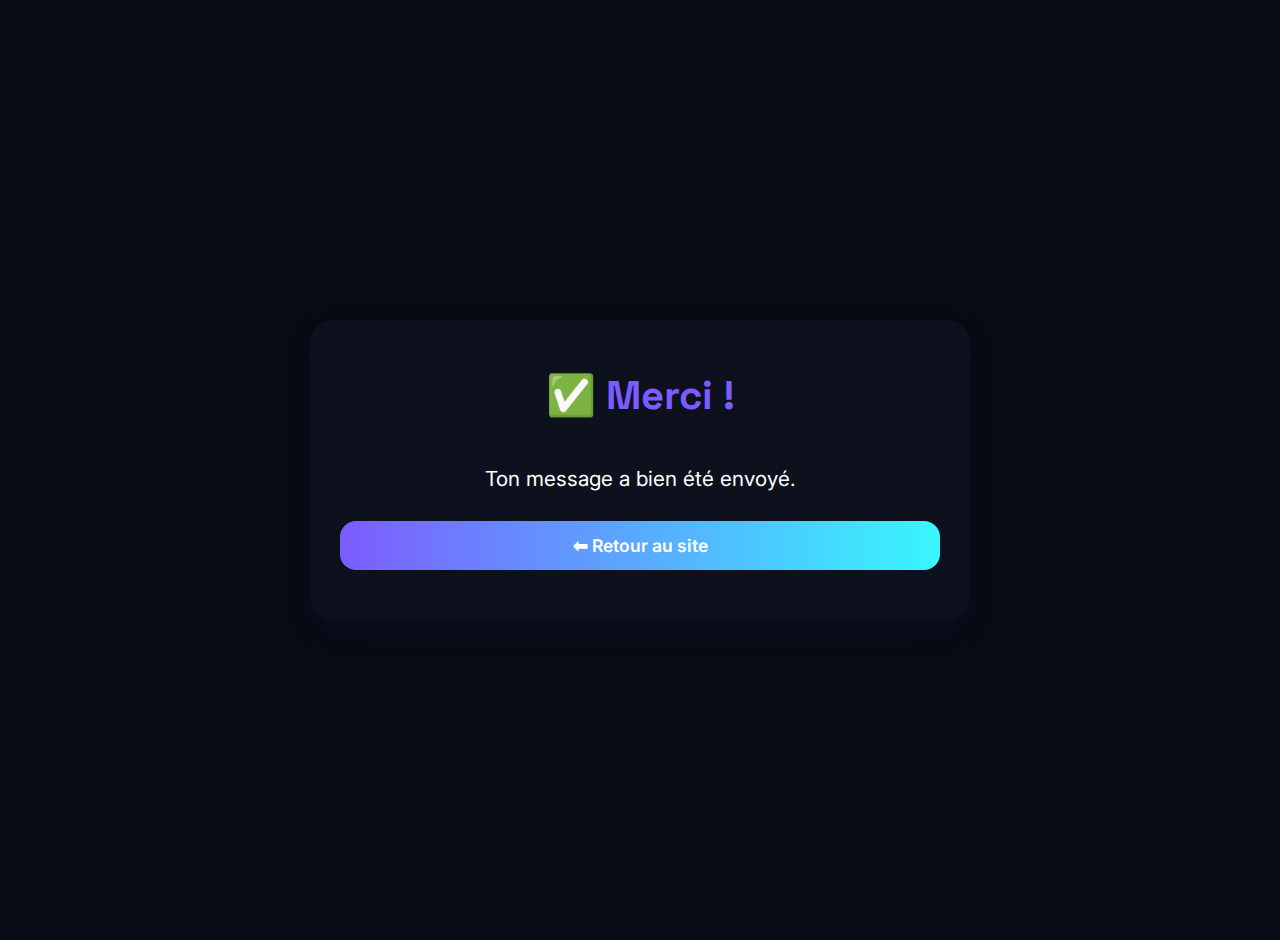
<file: merci.html>
<!DOCTYPE html>
<html lang="fr" data-theme="dark">
<head>
  <meta charset="UTF-8">
  <title>Merci !</title>
  <link href="https://fonts.googleapis.com/css2?family=Space+Grotesk:wght@400;600;700&family=Inter:wght@400;500;600&display=swap" rel="stylesheet">
  <style>
    :root {
      --radius:16px;
      --radius-sm:10px;
      --radius-lg:24px;
      --shadow-1: 0 10px 30px rgba(14, 25, 76, .07);
      --shadow-2: 0 16px 50px rgba(14, 25, 76, .12);
      --bg: #0b0f1a;
      --bg-alt: #111a2e;
      --text: #ffffff;
      --muted: #888;
      --accent: #7c5cff;
      --accent-alt: #37f7fd;
      --bg-light: #f5f6fa;
      --bg-alt-light: #ffffff;
      --text-light: #111a2e;
      --muted-light: #666;
      --accent-light: #7c5cff;
      --accent-alt-light: #37f7fd;
    }

    html[data-theme="dark"] {
      --bg: #0d111d;
      --bg-alt: #080c14;
      --text: #ffffff;
      --muted: #888;
      --accent: #7c5cff;
      --accent-alt: #37f7fd;
    }

    html[data-theme="light"] {
      --bg: var(--bg-light);
      --bg-alt: var(--bg-alt-light);
      --text: var(--text-light);
      --muted: var(--muted-light);
      --accent: var(--accent-light);
      --accent-alt: var(--accent-alt-light);
    }

    body {
      margin: 0;
      height: 100vh;
      display: flex;
      justify-content: center;
      align-items: center;
      font-family: 'Inter', sans-serif;
      background: var(--bg-alt);
      color: var(--text);
      transition: background 0.3s ease, color 0.3s ease;
      padding: 20px;
    }

    .box {
      background: var(--bg);
      padding: 50px 30px;
      border-radius: var(--radius-lg);
      box-shadow: var(--shadow-1), var(--shadow-2);
      text-align: center;
      width: 70%;
      max-width: 600px;
      max-height: 70vh;
      display: flex;
      flex-direction: column;
      justify-content: center;
      margin: auto;
      transition: transform 0.3s ease, background 0.3s ease;
    }

    .box:hover {
      transform: translateY(-5px);
    }

    h1 {
      margin: 0 0 24px;
      font-family: 'Space Grotesk', sans-serif;
      font-size: 2.5rem;
      color: var(--accent);
    }

    p {
      margin-bottom: 30px;
      font-size: 1.3rem;
      color: var(--text);
    }

    .link1 {
      display: inline-block;
      padding: 14px 28px;
      font-weight: 600;
      border-radius: var(--radius);
      text-decoration: none;
      background: linear-gradient(90deg, var(--accent), var(--accent-alt));
      color: #fff;
      transition: background 0.3s ease, transform 0.2s ease;
      font-size: 1.1rem;
    }

    .link1:hover {
      background: linear-gradient(90deg, var(--accent-alt), var(--accent));
      transform: translateY(-2px);
    }

    @media (max-width: 768px) {
      .box {
        padding: 60px 20px;
        width: 98%;
        height: auto;
        max-height: none;
        display: block;
        text-align: center;
      }

      h1 {
        font-size: 6rem;
        line-height: 1.1;
      }

      p {
        font-size: 2.5rem;
        line-height: 1.4;
      }

      .link1 {
        font-size: 1.8rem;
        padding: 24px 48px;
      }
    }
  </style>
</head>
<body>
  <div class="box">
    <h1>✅ Merci !</h1>
    <p>Ton message a bien été envoyé.</p>
    <a class="link1" href="index.html#contact">⬅ Retour au site</a>
  </div>

  <script>
    const root = document.documentElement;
    const savedTheme = localStorage.getItem('theme');
    if(savedTheme) {
      root.setAttribute('data-theme', savedTheme);
    } else {
      root.setAttribute('data-theme', 'dark');
    }
  </script>
</body>
</html>
</file>
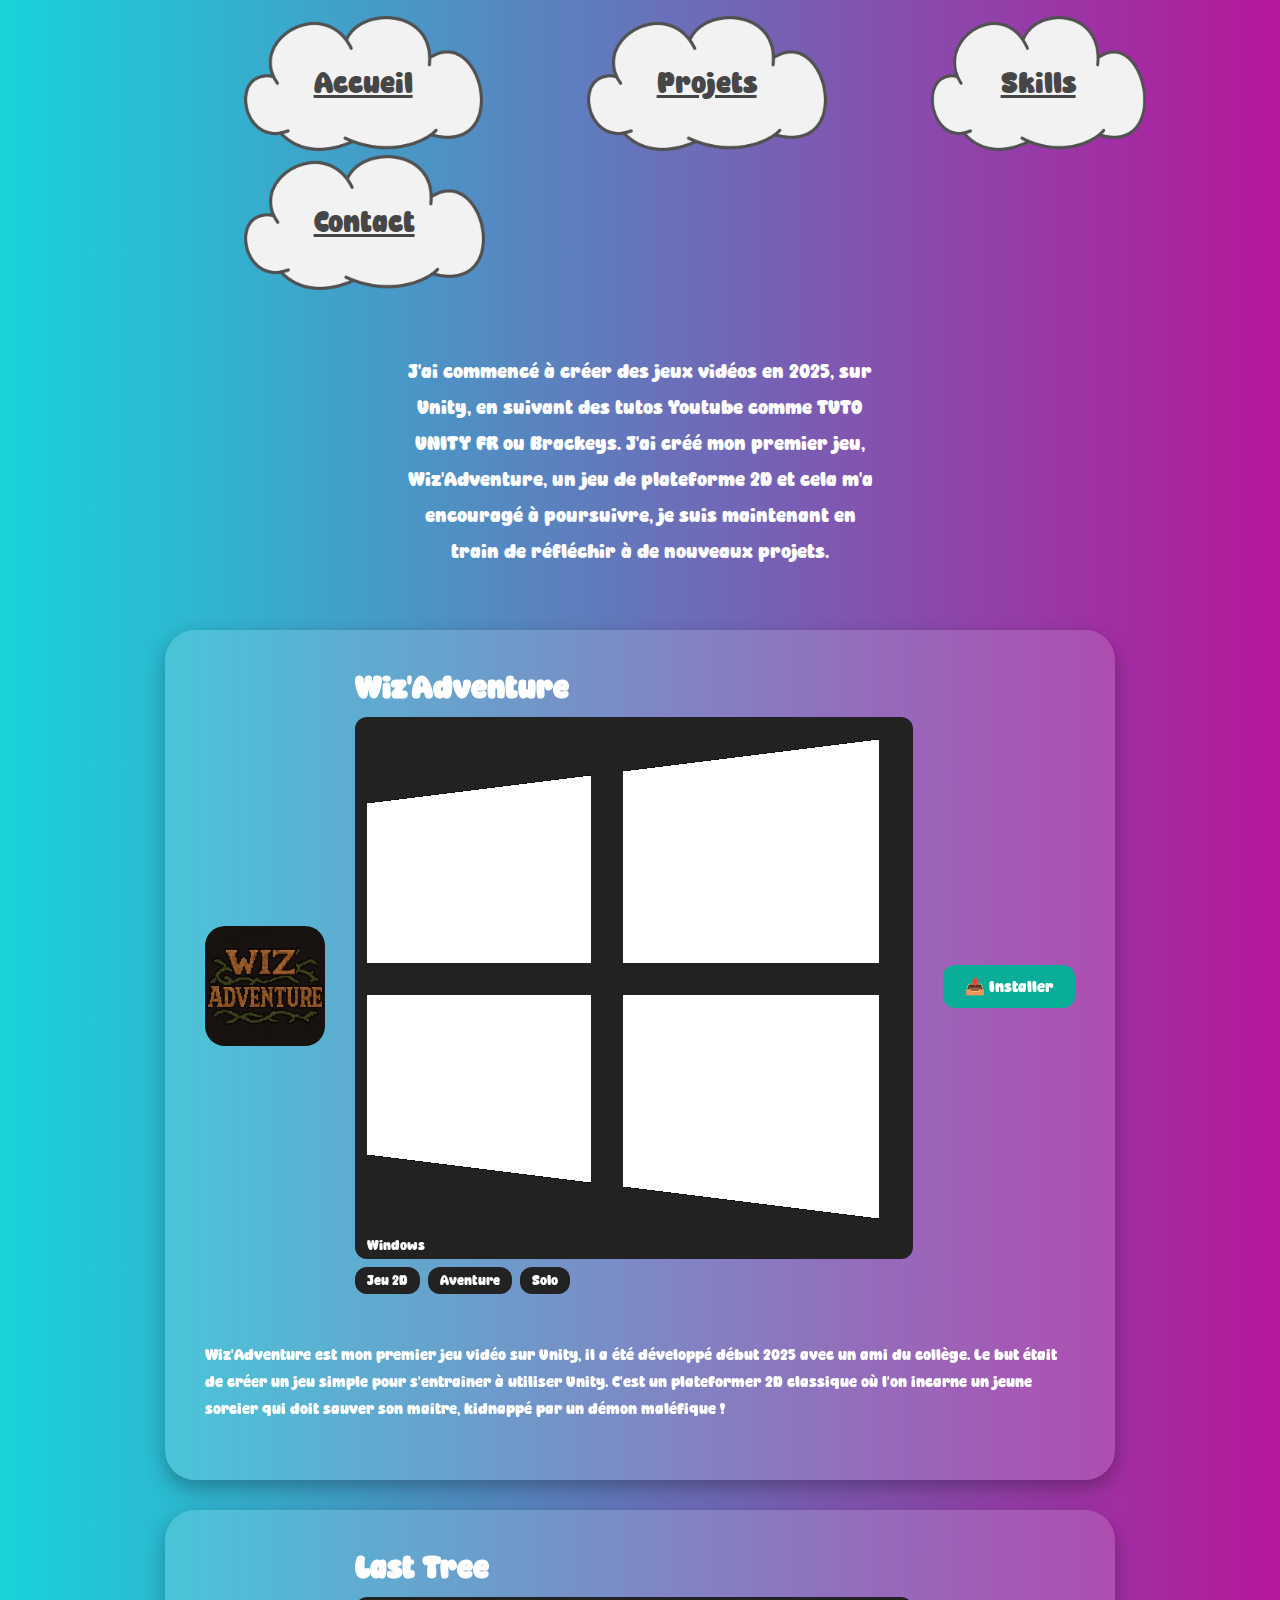
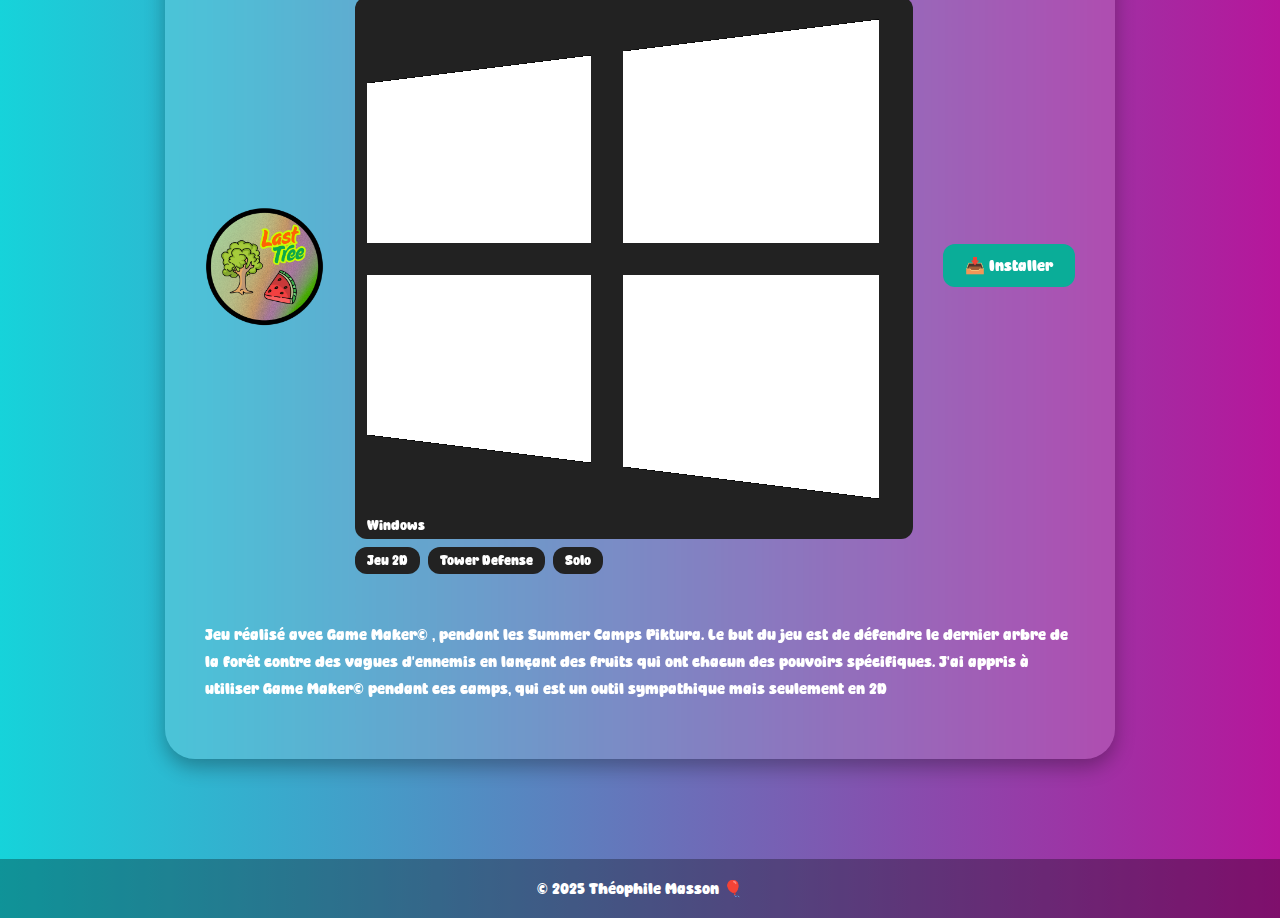
<file: projects.html>
<!DOCTYPE html>
<html lang="en">
<head>
    <meta charset="UTF-8">
    <title>Théophile Masson</title>
    <link rel="stylesheet" type="text/css" href="projects.css">
</head>
<body>
    <nav class="menu-nav">
        <ul>
            <li class="btn"><a href="index.html">Accueil</a></li>
            <li class="btn"><a href="#">Projets</a></li>
            <li class="btn"><a href="skills.html">Skills</a></li>
            <li class="btn"><a href="contact.html">Contact</a></li>
        </ul>
    </nav>
    <div class="intro">J'ai commencé à créer des jeux vidéos en 2025, sur Unity, en suivant des tutos Youtube comme TUTO UNITY FR ou Brackeys. J'ai créé mon premier jeu, Wiz'Adventure, un jeu de plateforme 2D et cela m'a encouragé à poursuivre, je suis maintenant en train de réfléchir à de nouveaux projets.</div>

<div class="project">
  <div class="project-header">
    <img src="img/logo_wiz.png" class="project-logo" alt="logo" />
    <div class="project-info">
      <h2>Wiz'Adventure</h2>
      <div class="badges">
        
        <span class="badge"><img src="img/windows.png" class="platform-icon">Windows</span>
        <span class="badge">Jeu 2D</span>
        <span class="badge">Aventure</span>
        <span class="badge">Solo</span>
      </div>
    </div>
<a href="games/Wiz'Adventure 1.2(Windows).zip" download class="install-btn">📥 Installer</a>

  </div>
 
  <p class="project-description">Wiz'Adventure est mon premier jeu vidéo sur Unity, il a été développé début 2025 avec un ami du collège. Le but était de créer un jeu simple pour s'entraîner à utiliser Unity. C'est un plateformer 2D classique où l'on incarne un jeune sorcier qui doit sauver son maître, kidnappé par un démon maléfique !</p>

</div>
<div class="project">
  <div class="project-header">
    <img src="img/logo_tree.png" class="project-logo" alt="logo" />
    <div class="project-info">
      <h2>Last Tree</h2>
      <div class="badges">
        <span class="badge"><img src="img/windows.png" class="platform-icon"> Windows</span>
        <span class="badge">Jeu 2D</span>
        <span class="badge">Tower Defense</span>
        <span class="badge">Solo</span>
      </div>
    </div>
    <a href="games/LastTree(Windows).zip" download class="install-btn">📥 Installer</a>
  </div>
  <p class="project-description">Jeu réalisé avec Game Maker© , pendant les Summer Camps Piktura. Le but du jeu est de défendre le dernier arbre de la forêt contre des vagues d'ennemis en lançant des fruits qui ont chacun des pouvoirs spécifiques. J'ai appris à utiliser Game Maker©  pendant ces camps, qui est un outil sympathique mais seulement en 2D </p>

</div>



    <footer class="footer">
  © 2025 Théophile Masson 🎈
</footer>

</body>
</html>
</file>
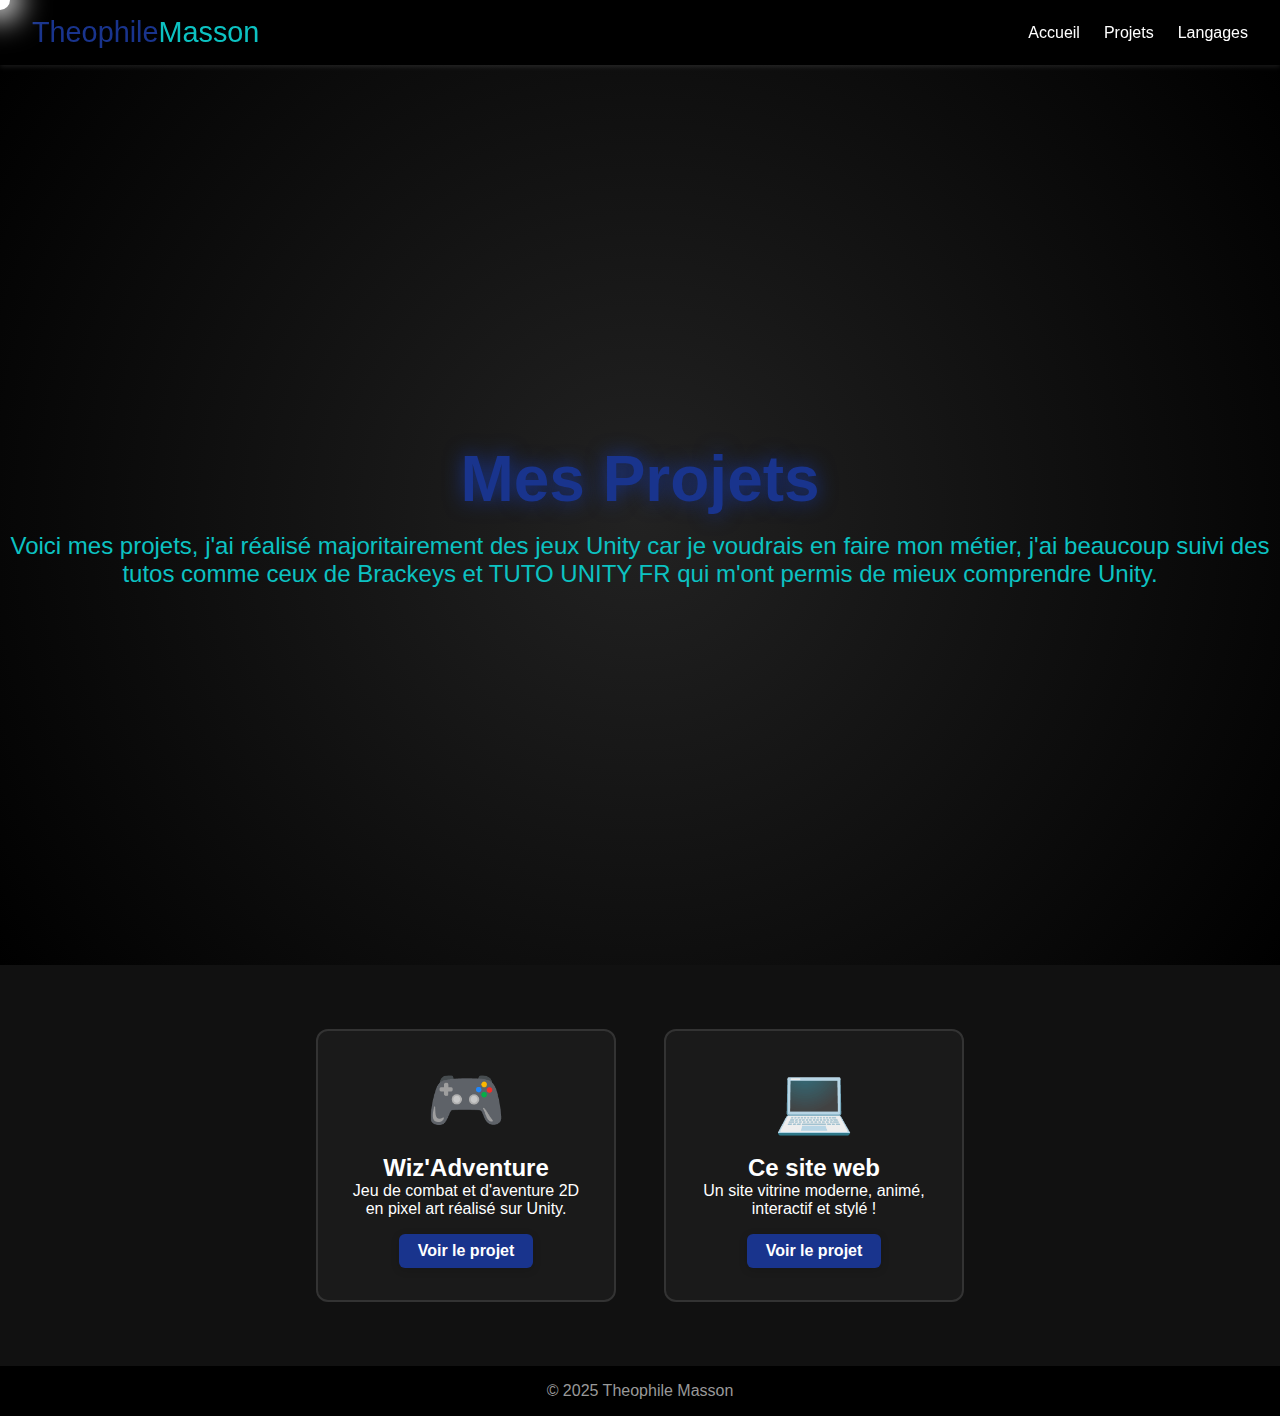
<file: projets.html>
<!DOCTYPE html>
<html lang="fr">
<head>
  <meta charset="UTF-8">
  <meta name="viewport" content="width=device-width, initial-scale=1.0">
  <title>Projets</title>
  <link rel="stylesheet" href="style.css">
  <script src="script.js" defer></script>
</head>
<body>
  <header class="navbar">
    <div class="logo">Theophile<span>Masson</span></div>
    <nav>
      <ul>
        <li><a href="index.html">Accueil</a></li>
        <li><a href="projets.html">Projets</a></li>
        <li><a href="langages.html">Langages</a></li>
      </ul>
    </nav>
  </header>

  <main>
    <section class="hero home-hero">
      <h1>Mes Projets</h1>
      <p>Voici mes projets, j'ai réalisé majoritairement des jeux Unity car je voudrais en faire mon métier,
         j'ai beaucoup suivi des tutos comme ceux de Brackeys et TUTO UNITY FR qui m'ont permis de mieux comprendre Unity.</p>
    </section>

    <section class="projects-section">
      <div class="project-card">
        <div class="project-icon" aria-label="Icône jeu vidéo">🎮</div>
        <h2>Wiz'Adventure</h2>
        <p>Jeu de combat et d'aventure 2D en pixel art réalisé sur Unity.</p>
        <a class="project-link" href="#" tabindex="0">Voir le projet</a>
      </div>
      <div class="project-card">
        <div class="project-icon" aria-label="Icône ordinateur">💻</div>
        <h2>Ce site web</h2>
        <p>Un site vitrine moderne, animé, interactif et stylé !</p>
        <a class="project-link" href="#" tabindex="0">Voir le projet</a>
      </div>
    </section>
  </main>

  <footer>
    <p>&copy; 2025 Theophile Masson</p>
  </footer>
</body>
</html>
</file>
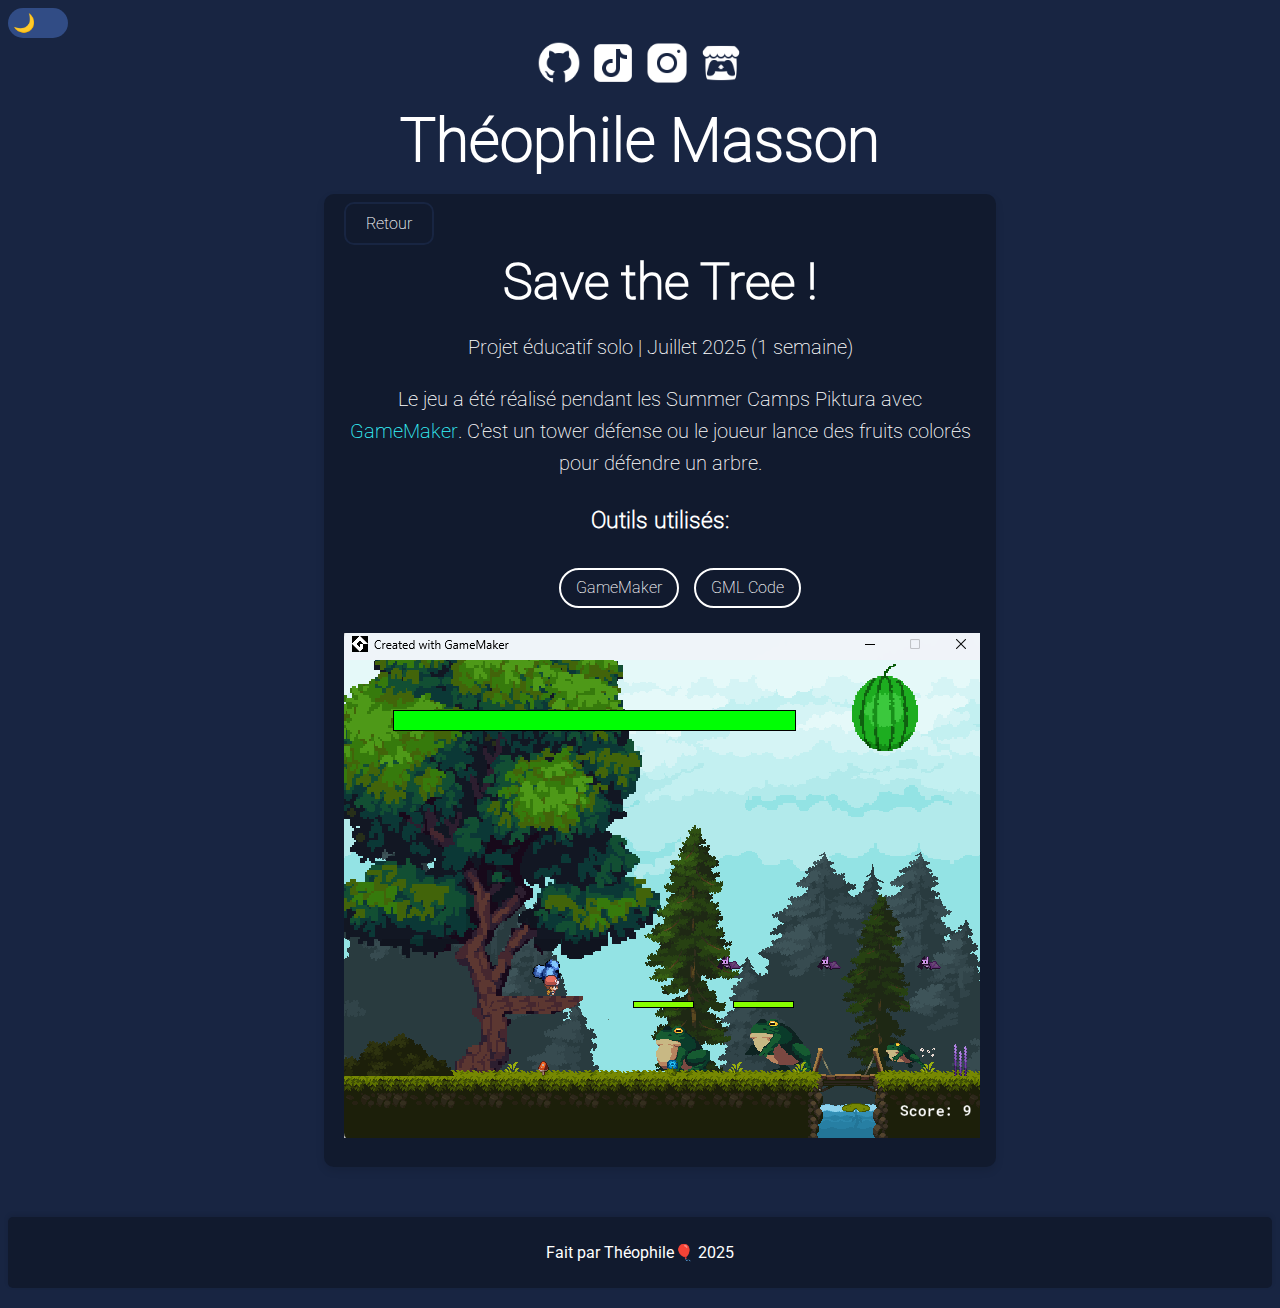
<file: save-the-tree.html>
<!DOCTYPE html>
<html lang="en">
<head>
  <meta charset="UTF-8">
  <meta name="viewport" content="width=device-width, initial-scale=1.0">
  <title>Théophile Masson | Save the Tree</title>
  <link rel="stylesheet" href="save-the-tree.css">
</head>
<body>
  <header>


    <div class="header-content">
      <button id="theme-toggle"><span class="icon"></span></button>
    <a href="https://github.com/theophileeeeeee" target="_blank">
  <img src="" alt="github logo" class="logo1">
  </a>
  <a href="https://www.tiktok.com/@theophile.masson" target="_blank">
  <img src="" alt="tiktok logo" class="logo2">
  </a>
  <a href="https://www.instagram.com/theophile_msn/" target="_blank">
  <img src="" alt="instagram logo" class="logo3">
  </a>
  <a href="https://theophile-masson.itch.io/" target="_blank">
  <img src="" alt="itchio logo" class="logo4">
  </a>
  <div class="titlebox">
  <h1 class="title"><a href="#">Théophile Masson</a></h1>
  </div>
</div>
    </header>



    <div class="project-container">
      <a href="projects.html" class="retour">Retour</a>
    <h1 class="maintitle">Save the Tree !</h1>
    <div class="project-description">
    <p>Projet éducatif solo | Juillet 2025 (1 semaine)</p>
    <p>Le jeu a été réalisé pendant les Summer Camps Piktura avec <a class="link" href="https://gamemaker.io/en" target="_blank">GameMaker</a>.
    C'est un tower défense ou le joueur lance des fruits colorés pour défendre un arbre.</p>
    <h3>Outils utilisés:</h3>
    <ul>
      <li class="outil">  <a href="https://unity.com/" target="_blank">GameMaker</a></li>
      <li class="outil">  <a href="https://manual.gamemaker.io/monthly/en/GameMaker_Language/GameMaker_Language_Index.htm" target="_blank">GML Code</a></li>
    </ul>
    <img src="img/save-the-tree pictures/Capture d'écran 2025-09-09 182651.png" alt="">
    </div>

   </div>
    </div>




    <footer>
      <p>Fait par Théophile🎈 2025</p>
    </footer>
    <script src="dark-light.js"></script>

</body>
</html>
</file>
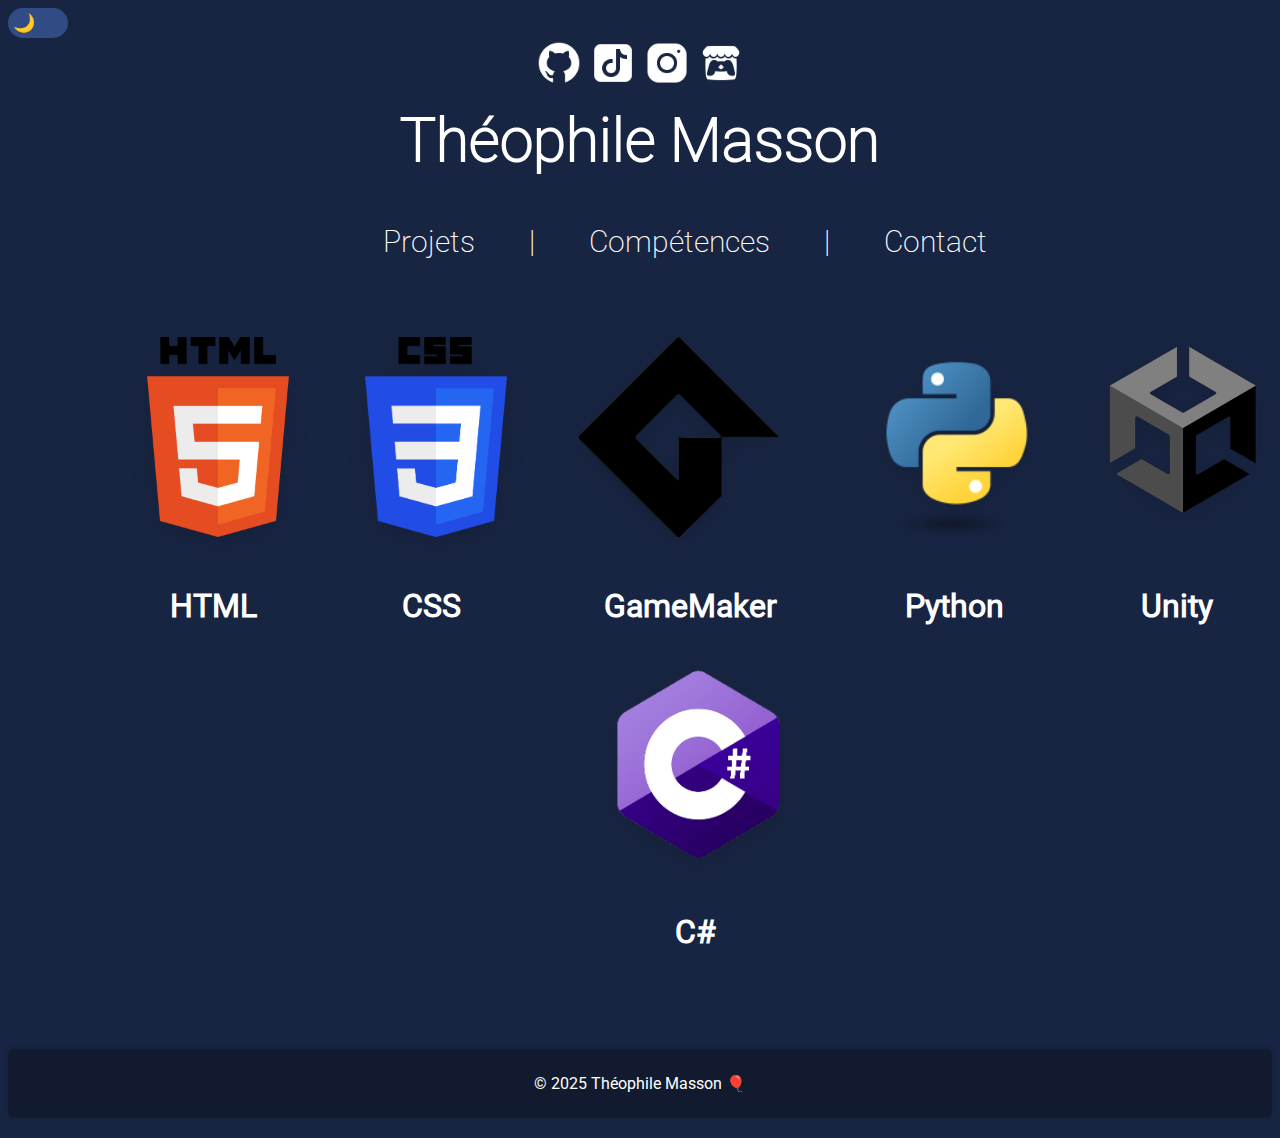
<file: skills.html>
<!DOCTYPE html>
<html lang="en">
<head>
  <meta charset="UTF-8">
  <meta name="viewport" content="width=device-width, initial-scale=1.0">
  <title>Théophile Masson - Compétences</title>
  <link rel="stylesheet" href="skills.css">
</head>
<body>
  <header>


    <div class="header-content">
      <button id="theme-toggle"><span class="icon"></span></button>
    <a href="https://github.com/theophileeeeeee" target="_blank">
  <img src="" alt="github logo" class="logo1">
  </a>
  <a href="https://www.tiktok.com/@theophile.masson" target="_blank">
  <img src="" alt="tiktok logo" class="logo2">
  </a>
  <a href="https://www.instagram.com/theophile_msn/" target="_blank">
  <img src="" alt="instagram logo" class="logo3">
  </a>
  <a href="https://theophile-masson.itch.io/" target="_blank">
  <img src="" alt="itchio logo" class="logo4">
  </a>
  <div class="titlebox">
  <h1 class="title"><a href="index.html">Théophile Masson</a></h1>

  </div>



     <nav class="menu-nav">
      <ul>
        <li class="button"><a href="projects.html">Projets</a></li>
        <p class="separation">|</p>
        <li class="button"><a href="skills.html">Compétences</a></li>
        <p class="separation">|</p>
        <li class="button"><a href="contact.html">Contact</a></li>
      </ul>
    </nav>


    </div>
    </header>

<div class="skill-icons">
   <a href="https://developer.mozilla.org/en-US/docs/Web/HTML" target="_blank">
      <img src="img/html.png" alt="HTML" />
      <h1>HTML </h1>
   </a>
   <a href="https://developer.mozilla.org/en-US/docs/Web/CSS" target="_blank">
      <img src="img/css.png" alt="CSS" />
      <h1>CSS </h1>
   </a>
   <a href="https://www.yoyogames.com/en/gamemaker" target="_blank">
      <img src="img/gamemaker.png" alt="GameMaker" />
      <h1>GameMaker </h1>
   </a>
   <a href="https://www.python.org/" target="_blank">
      <img src="img/python.png" alt="Python" />
      <h1>Python </h1>
   </a>
   <a href="https://unity.com/" target="_blank">
      <img src="img/unity.png" alt="Unity" />
      <h1>Unity </h1>
   </a>
   <a href="https://learn.microsoft.com/en-us/dotnet/csharp/" target="_blank">
      <img src="img/csharpe.png" alt="C#" />
      <h1>C# </h1>
   </a>
</div>

<footer class="footer">
  © 2025 Théophile Masson 🎈
</footer>

<script src="dark-light.js"></script>
</body>
</html>
</file>
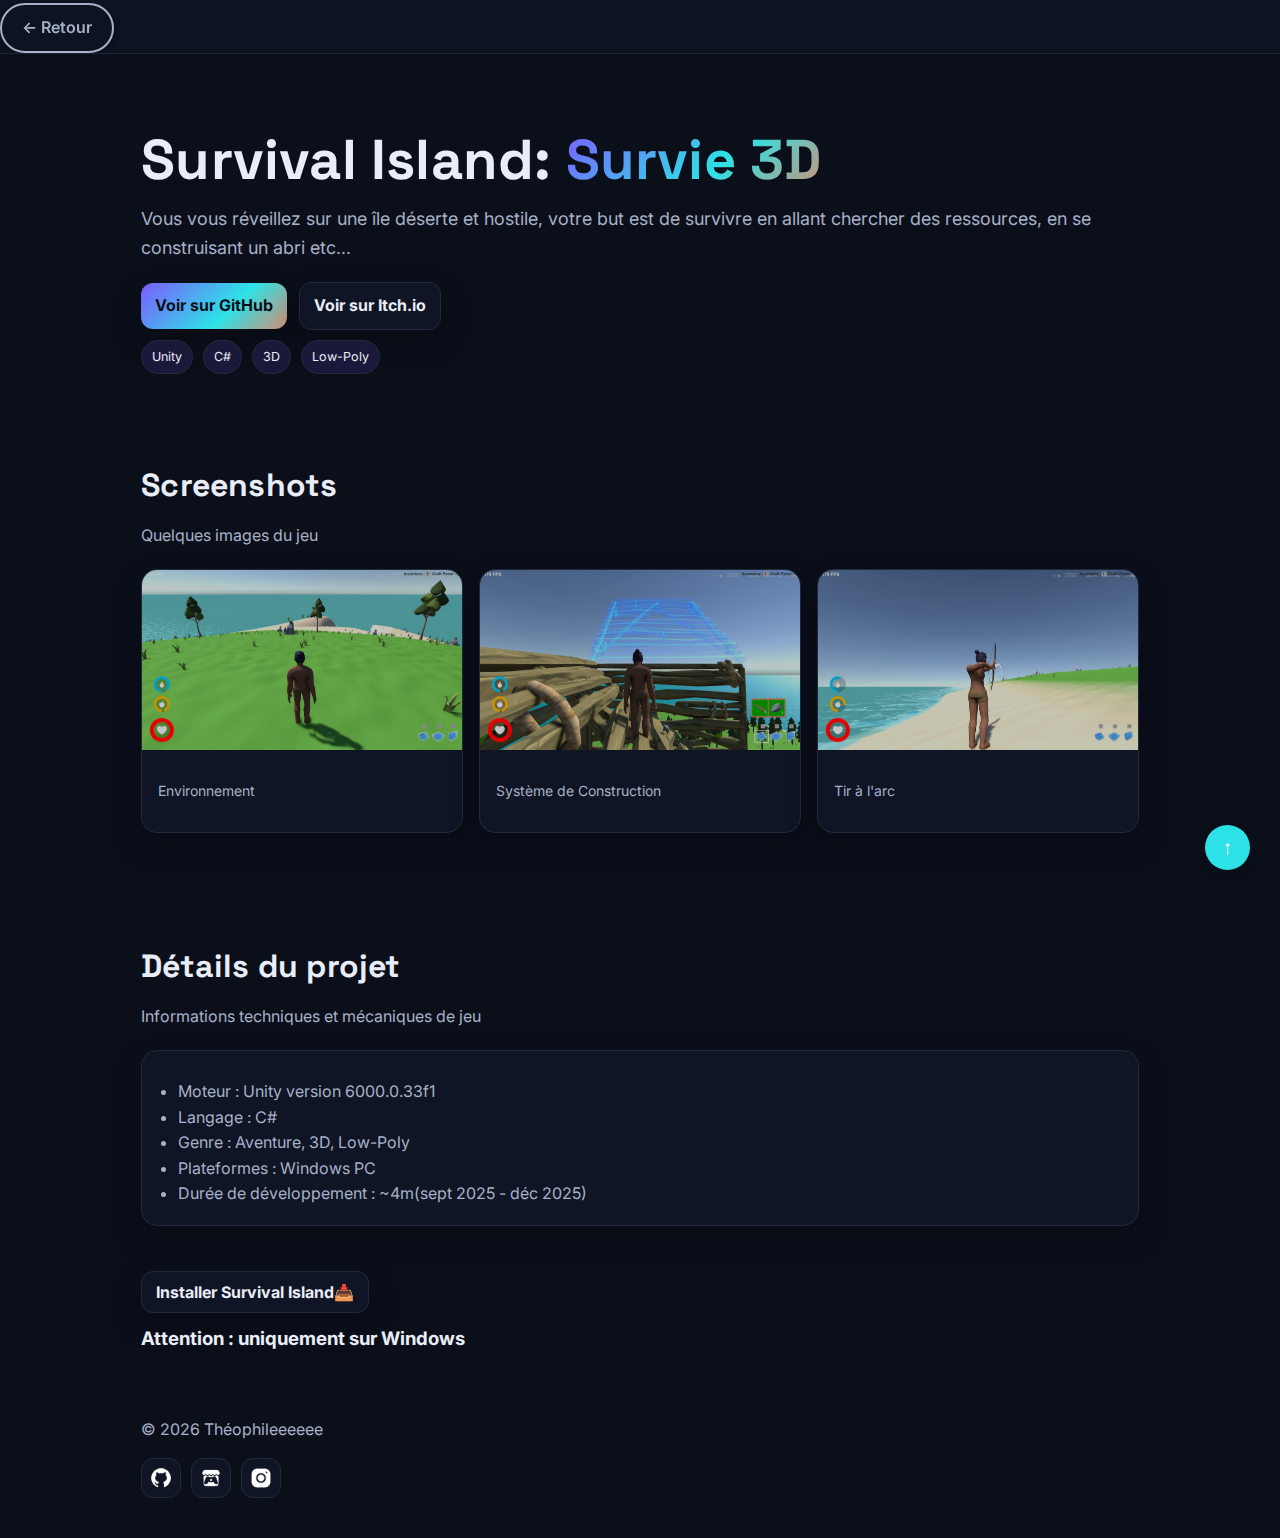
<file: survival-island.html>
<!DOCTYPE html>
<html lang="fr">
<head>
  <meta charset="utf-8" />
  <meta name="viewport" content="width=device-width, initial-scale=1" />
  <meta name="theme-color" content="#7c5cff" />
  <title>Théophile Masson - Survival Island</title>
  <meta name="description" content="Survival Island : jeu de survie 3D créé sur Unity par Théophile Masson. Allez sauvez votre maître en le libérant des griffes d'un démon !" />
  <link rel="preconnect" href="https://fonts.gstatic.com" crossorigin>
  <link href="https://fonts.googleapis.com/css2?family=Space+Grotesk:wght@400;600;700&family=Inter:wght@400;500;600&display=swap" rel="stylesheet">
  <script>
  const theme = localStorage.getItem('theme') || 'dark';
  document.documentElement.setAttribute('data-theme', theme);
</script>
<link rel="stylesheet" href="main.css">

</head>
<body>
<header>
  <a href="index.html#projets" class="goBackButton">← Retour</a>
</header>

<main id="main" class="container">

  <!-- HERO -->
  <section class="hero">
      <div>
        <h1 class="headline brand">
          Survival Island: <span class="accent">Survie 3D</span>
        </h1>
        <p class="lead">Vous vous réveillez sur une île déserte et hostile, votre but est de survivre en allant chercher des ressources, en se construisant un abri etc... </p>
        <div class="cta">
          <a href="https://github.com/theophileeeeeee/Survival-Island" target="_blank" class="btn btn--grad">Voir sur GitHub</a>
          <a href="#"target="_blank" class="btn">Voir sur Itch.io</a>
        </div>
        <div class="tags" aria-label="Stack">
          <span class="tag">Unity</span>
          <span class="tag">C#</span>
          <span class="tag">3D</span>
          <span class="tag">Low-Poly</span>
        </div>
      </div>
    </div>
  </section>

  <!-- Screenshots -->
  <section id="screenshots">
    <h2 class="section-title brand">Screenshots</h2>
    <p class="section-desc">Quelques images du jeu</p>
    <div class="grid">
      <div class="card reveals">
        <div class="thumb" style="background-image:url('img/survival-island-pictures/Survival\ Island\ 07_12_2025\ 15_33_27.png'); background-size:cover;"></div>
        <div class="card-body">
          <p class="meta">Environnement</p>
        </div>
      </div>
      <div class="card reveals">
        <div class="thumb" style="background-image:url('img/survival-island-pictures/Survival\ Island\ 07_12_2025\ 16_19_51.png'); background-size:cover;"></div>
        <div class="card-body">
          <p class="meta">Système de Construction</p>
        </div>
      </div>
      <div class="card reveals">
        <div class="thumb" style="background-image:url('img/survival-island-pictures/Survival\ Island\ 07_12_2025\ 16_17_37.png'); background-size:cover;"></div>
        <div class="card-body">
          <p class="meta">Tir à l'arc</p>
        </div>
      </div>
    </div>
  </section>
<!--<section id="videos">
  <h2 class="section-title brand">Vidéo</h2>
  <p class="section-desc">Démo entière du jeu</p>
  <div class="video-wrapper">
    <video src="" controls poster=""></video>
  </div>
  <p class="section-desc">la fluidité est horrible déso</p>
</section>
-->

  <!-- Détails -->
  <section id="details">
    <h2 class="section-title brand">Détails du projet</h2>
    <p class="section-desc">Informations techniques et mécaniques de jeu</p>
    <div class="about-card reveals">
      <ul class="bullets">
        <li>Moteur : Unity version 6000.0.33f1</li>
        <li>Langage : C#</li>
        <li>Genre : Aventure, 3D, Low-Poly</li>
        <li>Plateformes : Windows PC</li>
        <li>Durée de développement : ~4m(sept 2025 - déc 2025)</li>
      </ul>
    
    </div>
  </section>
  <!-- Installer-->
  <div class="install-wrap">
    <a class="btn install-btn" href="games/Survival Island 1.0(Windows).zip" aria-label="Installer le jeu">Installer Survival Island📥</a>
    <h3>Attention : uniquement sur Windows</h3>
  </div>

</main>
  <!-- ======================= FOOTER ======================= -->
  <footer class="container">
    <div class="footer-grid">
      <p>© <span id="year"></span> Théophileeeeee</p>
      <!-- RÉSEAUX SOCIAUX -->
      <div class="socials">
        <a class="icon-btn" href="https://github.com/theophileeeeeee" aria-label="GitHub"  target="_blank"><img src="img/logo_applications/github.png" width="24"></a>
        <a class="icon-btn" href="https://theophile-masson.itch.io/" aria-label="Itch.IO" target="_blank"><img src="img/logo_applications/itchio.png" width="24"></a>
        <a class="icon-btn" href="https://www.instagram.com/theophile_msn/" aria-label="instagram" target="_blank"><img src="img/logo_applications/instagram.png" width="24"></a>
      </div>
    </div>
    <button class="topArrow">↑</button>
  </footer>
  
  <script>
    document.querySelector(".topArrow").addEventListener("click", () => {
      window.scrollTo({ top: 0, behavior: "smooth" });
    });
  </script>

   <script src="js/main.js"></script>
</body>
</html>
</file>
<file: main.css>
/* ================= Design System (Aurora) ================= */
:root{
  --radius:16px;
  --radius-sm:10px;
  --radius-lg:24px;
  --shadow-1: 0 10px 30px rgba(14, 25, 76, .07);
  --shadow-2: 0 16px 50px rgba(14, 25, 76, .12);

  /* Light theme */
  --bg: #f7f8fb;
  --surface: #ffffff;
  --text: #0f172a;
  --muted: #5b647a;
  --line: #e7e9f1;

  --primary: #7c5cff;   /* indigo */
  --accent:  #2de2e6;   /* turquoise */
  --warm:    #ff7a59;   /* corail */
  --grad-1: linear-gradient(135deg, var(--primary), var(--accent) 60%, var(--warm) 110%);
  --chip-bg: #eef0ff;

  --glass: rgba(255,255,255,0.65);
  --backdrop: blur(12px);

  --header-h: 64px;
  --container-w: 1100px;
  --gutter: 4vw;
}
[data-theme="dark"]{
  --bg: #0b0f1a;
  --surface: #0f1524;
  --text: #e9edf7;
  --muted: #a7b1c8;
  --line: #212a3b;

  --chip-bg: rgba(124,92,255,.15);
  --glass: rgba(15,21,36,0.6);
  --backdrop: blur(16px);
  --shadow-1: 0 12px 30px rgba(0,0,0,.25);
  --shadow-2: 0 18px 60px rgba(0,0,0,.35);
}

*{box-sizing:border-box}
html:focus-within{scroll-behavior:smooth}
html, body {
  overflow-x: hidden; /* bloque tout scroll horizontal */
}

html,body{margin:0;padding:0}
body{
  font-family: Inter, system-ui, -apple-system, Segoe UI, Roboto, "Helvetica Neue", Arial, "Noto Sans", "Liberation Sans", sans-serif;
  background: var(--bg);
  color: var(--text);
  line-height:1.6;
  overflow-x:hidden;
  -webkit-font-smoothing: antialiased;
  text-rendering: optimizeLegibility;
}
.brand { font-family: "Space Grotesk", Inter, sans-serif; letter-spacing:.2px; }
.container{width:min(var(--container-w), 92%); margin:0 auto; padding-inline: max(4%, var(--gutter)); }

/* Background blobs */
.aura{
  position: fixed; inset: -20vh -10vw auto -10vw; height: 70vh; z-index:-1; pointer-events:none;
  background: radial-gradient(30% 40% at 20% 30%, rgba(124,92,255,.25), transparent 60%),
  radial-gradient(35% 35% at 80% 20%, rgba(45,226,230,.22), transparent 65%),
  radial-gradient(30% 30% at 50% 80%, rgba(255,122,89,.18), transparent 65%);
  filter: blur(30px) saturate(120%);
  opacity:.8;
}

/* Header */
.skip{position:absolute; left:-9999px; top:auto; width:1px; height:1px; overflow:hidden;}
.skip:focus{left:10px; top:10px; width:auto; height:auto; background:#fff; color:#000; padding:.6rem 1rem; border-radius:8px; z-index:9999}
header{
  position:sticky; top:0; backdrop-filter: var(--backdrop);
  background: var(--glass);
  border-bottom:1px solid var(--line);
  z-index:60;
}
.nav{
  display:flex; align-items:center; justify-content:space-between; gap:12px;
  padding: max(10px, env(safe-area-inset-top)) 0;
  min-height: var(--header-h);
}
.logo{
  display:flex; align-items:center; gap:10px; text-decoration:none; color:var(--text);
  font-weight:700; font-size:1.05rem;
}
.logo-badge {
  width: 36px;
  height: 36px;
  border-radius: 12px;
  background-image: url("img/me.png");
  background-size: cover;
  background-position: center;
  box-shadow: var(--shadow-1);
}

/* Desktop nav */
.site-nav ul{display:flex; gap:18px; list-style:none; margin:0; padding:0;}
.site-nav a{
  color:var(--muted); text-decoration:none; font-weight:700; padding:8px 10px; border-radius:8px;
}
.site-nav a:hover{ color:var(--text); background: var(--chip-bg); }
.actions{display:flex; gap:10px; align-items:center;}
.btn{
  appearance:none; border:0; cursor:pointer; font-weight:700;
  padding:10px 14px; border-radius:12px;
  background: var(--surface); border:1px solid var(--line); color:var(--text);
  box-shadow: var(--shadow-1);
  text-decoration: none;
}
.btn-link {
  position: relative;
  overflow: hidden;
  color: var(--primary);
  border: 2px solid var(--primary);
  background: transparent;
  transition: color 0.3s ease, border-color 0.3s ease;
}

.btn-link::after {
  content: "";
  position: absolute;
  left: 0;
  bottom: 0;
  width: 0%;
  height: 3px;
  background: var(--primary);
  transition: width 0.3s ease;
}

.btn-link:hover::after {
  width: 100%;
}

.btn-link:hover {
  /* supprimer le background et changement de texte pour l’animation hover */
  color: var(--primary);
  border-color: var(--primary);
}

.btn--grad{ background: var(--grad-1); color: #0b0f1a; border:0; text-decoration: none; }
.toggle{
  display:inline-flex; align-items:center; gap:8px; padding:8px 10px; border-radius:10px;
  background: var(--surface); border:1px solid var(--line);
  color: var(--text);
  font-family: "Space Grotesk", Inter, sans-serif;
  font-weight: bolder;
}

/* Nouveau : texte du toggle géré en CSS (desktop / mobile + selon data-theme) */
.toggle .label-action-desktop,
.toggle .label-action-mobile {
  display: inline-block;
  font-weight: 700;
  line-height: 1;
}

/* mobile: afficher version courte */
.toggle .label-action-mobile { display: none; }

/* breakpoint mobile (réutilisé 430px comme pour btn-text) */
@media (max-width: 500px) {
  .toggle .label-action-desktop { display: none; }
  .toggle .label-action-mobile { display: inline-block; }
}

/* Contenu dynamique selon le thème (indique l'action qui sera effectuée) */
/* Quand le thème courant = dark, on propose "Light Mode 🌞" (cliquer passera en clair) */
[data-theme="dark"] .toggle .label-action-desktop::after { content: "Light Mode 🌞"; }
[data-theme="light"] .toggle .label-action-desktop::after { content: "Dark Mode 🌙"; }

/* version mobile (icône uniquement) */
[data-theme="dark"] .toggle .label-action-mobile::after { content: "🌞"; }
[data-theme="light"] .toggle .label-action-mobile::after { content: "🌙"; }

/* ================= Animation Burger ================= */

/* Caché sur desktop */
@media (min-width: 901px) {
  .hamburger { display: none; }
}

/* Mobile */
@media (max-width: 900px) {
  .hamburger {
    position: relative;
    width: 36px;
    height: 28px;
    display: inline-block;
    border: none;
    background: var(--surface);
    border-radius: 10px;
    cursor: pointer;
    z-index: 100;
    padding: 0;
  }

  /* Lignes (3 barres) */
  .hamburger::before,
  .hamburger::after,
  .hamburger span {
    content: '';
    position: absolute;
    left: 6px;
    right: 6px;
    height: 3px;
    background: var(--text);
    border-radius: 2px;
    transition: all 0.3s ease;
  }

  /* Ligne du milieu */
  .hamburger span {
    top: 50%;
    transform: translateY(-50%);
  }

  /* Ligne du haut */
  .hamburger::before {
    top: 6px;
  }

  /* Ligne du bas */
  .hamburger::after {
    bottom: 6px;
  }

  /* État ouvert (croix animée) */
  .hamburger.open::before {
    top: 50%;
    transform: translateY(-50%) rotate(45deg);
  }

  .hamburger.open span {
    opacity: 0;
  }

  .hamburger.open::after {
    bottom: 50%;
    transform: translateY(50%) rotate(-45deg);
  }
}


.video-wrapper {
  position: relative;
  width: 100%;
  max-width: 950px; /* largeur max */
  margin: 0 auto;   /* centrer la vidéo */
  padding-top: 56.25%; /* ratio 16:9 (9/16*100) */
}

.video-wrapper video {
  position: absolute;
  top: 0;
  left: 0;
  width: 100%;
  height: 100%;
}
.goBackButton {
  display: inline-flex;
  align-items: center;
  gap: 8px;
  margin-top: 3px;
  padding: 10px 20px;
  border-radius: 30px;
  font-weight: 600;
  font-size: 1rem;
  color: var(--muted);
  border: 2px solid var(--muted);
  background: transparent;
  text-decoration: none;
  transition: all 0.3s ease;
  box-shadow: 0 4px 6px rgba(0,0,0,0.15);
}

.goBackButton:hover {
  color: #fff;
  background: var(--primary);
  border-color: var(--primary);
  box-shadow: 0 6px 12px rgba(0,0,0,0.25);
  transform: translateY(-2px);
}

.goBackButton:active {
  transform: translateY(0);
  box-shadow: 0 3px 6px rgba(0,0,0,0.2);
}
.btn-text-mobile {
  display: none; /* par défaut, le texte mobile est caché */
}

@media (max-width: 500px) {
  .btn-text-original {
    display: none; /* cacher le texte desktop */
  }
  .btn-text-mobile {
    display: inline; /* afficher le texte mobile */
  }
}


/* Responsive */
@media (max-width: 600px) {
  .goBackButton {
    padding: 8px 16px;
    font-size: 0.9rem;
  }
}

/* Mobile drawer */
.scrim{ position:fixed; inset: var(--header-h) 0 0 0; background: rgba(0,0,0,.35); z-index:58; backdrop-filter: blur(2px); }
.scrim[hidden]{ display:none; }
@media (max-width: 900px){
  .hamburger{ display:inline-block; }
  .site-nav{
    position: fixed; right:0; top: var(--header-h);
    width: min(420px, 88vw);
    height: calc(100dvh - var(--header-h));
    background: var(--surface);
    border-left:1px solid var(--line);
    box-shadow: var(--shadow-2);
    transform: translateX(105%);
    transition: transform .25s ease;
    z-index:59;
  }
  .site-nav.open{ transform: translateX(0); }
  .site-nav ul{ flex-direction: column; gap:0; padding: 12px; }
  .site-nav li a{ display:block; padding:14px 12px; font-size:1.05rem; }
  .site-nav.desktop-only{ display:none; }
}

/* Hero */
.hero{ padding: clamp(34px, 6vw, 96px) 0 32px; position:relative; }
.hero-grid{
  display:grid;
  grid-template-columns: 1.1fr .9fr;
  gap: clamp(18px, 4vw, 38px);
  align-items:center;
}
@media (max-width: 980px){ .hero-grid{ grid-template-columns:1fr; } }
.headline{
  font-family:"Space Grotesk", Inter, sans-serif;
   font-size: clamp(28px, 6vw, 56px);
    line-height:1.08; 
    margin:0 0 14px;
  letter-spacing:.2px;
}
.headline .accent{
  background: var(--grad-1);
   -webkit-background-clip:text; 
   background-clip:text;
    color:transparent;
}
.lead{ color:var(--muted); 
  font-size: clamp(15px, 1.6vw, 18px);
   margin:0 0 20px; }
.cta{ display:flex;
   gap:12px;
    flex-wrap:wrap; 
    align-items:center; }

.hero-card{
  background: var(--surface);
   border:1px solid var(--line);
    border-radius: var(--radius-lg);
     padding:22px;
  box-shadow: var(--shadow-2);
   position:relative;
    overflow:hidden;
     min-height: 220px;
}
.title{
  font-size: 30px;
  text-align: center;
}
.hero-card::after{
  content:""; position:absolute; inset: -40% -10% auto auto; height:180%; width: 65%;
  background: radial-gradient(40% 60% at 50% 50%, rgba(124,92,255,.18), transparent 60%),
              radial-gradient(40% 60% at 70% 40%, rgba(45,226,230,.18), transparent 60%);
  filter: blur(30px);
  pointer-events:none;
}
.tags{ display:flex;
   flex-wrap:wrap; 
   gap:10px; 
   margin-top:10px;}
.tag{
  font-size:12.5px; 
  padding:6px 10px; 
  border-radius:999px; 
  background: var(--chip-bg); 
  color: var(--text);
  border:1px solid var(--line);
}

/* Sections */
section{ padding: clamp(34px, 6vw, 54px) 0; }
.section-title{
  font-family:"Space Grotesk"; 
  font-size: clamp(22px, 4vw, 32px); 
  margin:0 0 12px;
}
.section-desc{
   color:var(--muted); 
   margin:0 0 20px; }

/* Skills */
.skills{
  display:grid;
  grid-template-columns: repeat(auto-fit, minmax(220px, 1fr));
  gap:16px;
}
.skill-card{
  background: var(--surface); border:1px solid var(--line); border-radius: var(--radius); padding:18px;
  box-shadow: var(--shadow-1);
}
.skill-top{ display:flex; justify-content:space-between; align-items:center; margin-bottom:10px;}
.skill-title{ font-weight:700; }
.dots{ display:flex; gap:6px;}
.dot{ width:8px; height:8px; border-radius:50%; background: #cdd3e2; }
.dot.on{ background: var(--primary); }
.chipline{ display:flex; flex-wrap:wrap; gap:8px; }
.chip{ padding:6px 10px; border-radius:999px; background: var(--chip-bg); border:1px solid var(--line); font-size:12.5px; }

/* Portfolio */
.filters{ display:flex; gap:8px; flex-wrap:wrap; margin-bottom:16px; }
.filter{ padding:8px 12px; border-radius:999px; border:1px solid var(--line); background: var(--surface); cursor:pointer; font-weight:700; color:var(--muted); }
.filter.active{ background: var(--grad-1); color:#0b0f1a; border:0; }
.grid{
  display:grid;
  grid-template-columns: repeat(auto-fit, minmax(260px, 1fr));
  gap:16px;
}
.card{
  background: var(--surface); border:1px solid var(--line); border-radius: var(--radius); overflow:hidden; box-shadow: var(--shadow-1);
  display:flex; flex-direction:column; min-height: 100%;
  transition: transform .2s ease, box-shadow .2s ease;
}
@media (hover:hover) and (pointer:fine){
  .card:hover{ transform: translateY(-4px); box-shadow: var(--shadow-2); }
}
.thumb{
  aspect-ratio: 16/9; position:relative; overflow:hidden;
  background:
    radial-gradient(40% 60% at 25% 35%, rgba(124,92,255,.3), transparent 60%),
    radial-gradient(40% 60% at 75% 30%, rgba(45,226,230,.28), transparent 60%),
    radial-gradient(50% 50% at 50% 70%, rgba(255,122,89,.22), transparent 65%),
    linear-gradient(180deg, rgba(0,0,0,0.08), rgba(0,0,0,0.08));
}
.thumb .label{
  position:absolute; top:12px; left:12px; padding:6px 10px; font-size:12px; font-weight:700;
  color:#0b0f1a; background: var(--grad-1); border-radius:999px;
}
.card-body{ padding:16px; display:flex; flex-direction:column; gap:10px; }
.card h3{ margin:0; font-size:18px; }
.meta{ color:var(--muted); font-size:14px; }
.card-tags{ display:flex; gap:8px; flex-wrap:wrap; margin-top:auto; }
.card .btn-link{
  align-self:flex-start; margin-top:8px;
  background:transparent; border:0; color:var(--primary); font-weight:700; cursor:pointer; padding:0;
  text-decoration: none;
}
/* About */
.about-grid{ display:grid; grid-template-columns: 0.9fr 1.1fr; gap:22px;}
@media (max-width:900px){ .about-grid{ grid-template-columns:1fr; } }
.portrait{
  border-radius: var(--radius-lg); 
  border:1px solid var(--line);  
  background-image: url("img/me.png");
  background-size: cover;
  background-position: center;
  box-shadow: var(--shadow-2); 
  padding:0; 
  overflow:hidden;
   position:relative; 
   min-height: 320px;
}
.portrait::before{
  content:""; position:absolute; inset:0;
  background:
    radial-gradient(45% 60% at 30% 35%, rgba(124,92,255,.24), transparent 62%),
    radial-gradient(45% 60% at 70% 30%, rgba(45,226,230,.24), transparent 62%),
    radial-gradient(50% 55% at 50% 75%, rgba(255,122,89,.18), transparent 65%),
    linear-gradient(180deg, rgba(255,255,255,.04), rgba(0,0,0,.02));
}
.about-card {
  background: var(--surface);
  border: 1px solid var(--line);
  border-radius: var(--radius);
  padding: 18px;
  box-shadow: var(--shadow-1);
}

.kpis {
  display: grid;
  grid-template-columns: repeat(auto-fit, minmax(120px, 1fr));
  gap: 10px;
  margin-top: 12px;
}

.kpi {
  background: var(--chip-bg);
  border: 1px solid var(--line);
  border-radius: 14px;
  padding: 12px;
  text-align: center;
}

.kpi strong {
  font-size: 20px;
  display: block;
}

.bullets {
  margin: 10px 0 0;
  padding-left: 18px;
  color: var(--muted);
}

/* Contact */
form {
  display: grid;
  gap: 12px;
}

.row {
  display: grid;
  grid-template-columns: 1fr 1fr;
  gap: 12px;
}

@media (max-width: 700px) {
  .row {
    grid-template-columns: 1fr;
  }
}

input,
textarea {
  width: 100%;
  padding: 14px;
  border-radius: 12px;
  border: 1px solid var(--line);
  background: var(--surface);
  color: var(--text);
  font: inherit;
}

textarea {
  min-height: 140px;
  resize: vertical;
}

.contact-card {
  background: var(--surface);
  border: 1px solid var(--line);
  border-radius: var(--radius-lg);
  padding: 18px;
  box-shadow: var(--shadow-2);
}

/* Footer */
footer {
  padding: 28px 0 40px;
  color: var(--muted);
}

.socials {
  display: flex;
  gap: 10px;
}

.icon-btn {
  display: inline-flex;
  align-items: center;
  justify-content: center;
  width: 40px;
  height: 40px;
  border-radius: 12px;
  border: 1px solid var(--line);
  background: var(--surface);
  transition: 0.3s;
}
/* ======================= TOP ARROW ======================= */
.topArrow {
  position: fixed;
  bottom: 30px;
  right: 30px;
  width: 45px;
  height: 45px;
  border-radius: 50%;
  border: none;
  background: var(--accent, #6c5ce7); /* couleur principale */
  color: #fff;
  font-size: 20px;
  font-weight: bold;
  cursor: pointer;
  display: flex;
  align-items: center;
  justify-content: center;
  box-shadow: 0 4px 12px rgba(0, 0, 0, 0.15);
  transition: background 0.2s ease;
  z-index: 1000;
}

/* Effet hover léger */
.topArrow:hover {
  background: var(--accent-hover, #5a4ae3);
}


.icon-btn:hover {
  border: 2px solid var(--accent);
}

.icon-btn svg {
  width: 18px;
  height: 18px;
  fill: currentColor;
  color: var(--text);
}

/* Reveal on scroll */
.reveal {
  opacity: 0;
  transform: translateY(10px);
  transition: opacity 0.5s ease, transform 0.5s ease;
}

.reveal.show {
  opacity: 1;
  transform: none;
}

/* Motion/accessibility */
@media (prefers-reduced-motion: reduce) {
  html:focus-within {
    scroll-behavior: auto;
  }
  .video {
    transition: none;
  }
  .card {
    transition: none;
  }
  .reveal {
    transition: none;
  }
}
</file>
<file: contact.css>
body {
  background-color: var(--bg-color);
  color: var(--text-color);
  transition: background 0.3s, color 0.3s;
  font-family: 'FinFont', sans-serif;
}
/* thème sombre de base*/
:root {
  --bg-color: #182542;
  --text-color: #ffffff;
  --projett-color: #111a2e;
  --gradient-start: #c71e1e;
  --gradient-end: #37f7fd;
  --link-color: #37f7fd;
}
/* thème clair */
.light-theme {
  --bg-color: #c8d0e6;
  --text-color: #182542;
  --projett-color: #a8c6ee;
  --link-color: #11afb4;
  --gradient-start: #08143b;
  --gradient-end: #37f7fd;
}
#theme-toggle {
  width: 60px;
  height: 30px;
  background: #314c85;
  border-radius: 30px;
  border: none;
  position: relative;
  cursor: pointer;
  overflow: hidden;
  display: flex;
  align-items: center;
  justify-content: left;
  padding: 0 5px;
  transition: background 0.3s ease;
}

#theme-toggle .icon {
  font-size: 18px;
  transition: transform 0.4s ease;
}
.light-theme #theme-toggle {
  justify-content: flex-end;
  background: #e0dede;
}

.light-theme #theme-toggle .icon {
  transform: rotate(360deg);
}


.dark-theme #theme-toggle .icon {
  transform: rotate(360deg);
}

/* policessss */
@font-face {
  font-family: 'BasicFont';
  src: url(fonts/BasicFont.ttf);
}

@font-face {
  font-family: 'FinFont';
  src: url(fonts/Roboto-ExtraLight.ttf);
}


/* header */
.header-content {
  text-align: center;
}
.header-content a {
  text-decoration: none;
  color: var(--text-color);
  height: fit-content;
}
.titlebox {
  display: flex;
  font-size: 30px;
  align-items: center;        /* centre verticalement */
  justify-content: center;    /* centre horizontalement */
  width: fit-content;         /* largeur juste suffisante pour le texte */
  height: fit-content;        /* hauteur juste suffisante */
  margin: 0 auto;             /* centre la boîte dans le parent */
  position: relative;
}

h1.title {
  margin: 0;                  /* supprime les marges par défaut */
  padding: 0;                 /* supprime padding */
  line-height: 1.1;           /* compacte verticalement si multi-line */
}




img.logo1,
img.logo2,
img.logo3,
img.logo4
{
  width: 50px;
  height: 50px;
  vertical-align: middle;
  padding-bottom: 20px;
}
.logo1 {
  content: url('img/logo_applications/github.png'); /* image par défaut sombre */
  transition: 0.3s;
}

.light-theme .logo1 {
  content: url('img/logo_applications/github\ light.png'); /* image claire */
}

.logo2 {
  content: url('img/logo_applications/tiktok.png'); /* image par défaut sombre */
  transition: 0.3s;
}

.light-theme .logo2 {
  content: url('img/logo_applications/tiktok\ light.png'); /* image claire */
}

.logo3 {
  content: url('img/logo_applications/instagram.png'); /* image par défaut sombre */
  transition: 0.3s;
}

.light-theme .logo3 {
  content: url('img/logo_applications/instagram\ light.png'); /* image claire */
}

.logo4 {
  content: url('img/logo_applications/itchio.png'); /* image par défaut sombre */
  transition: 0.3s;
}

.light-theme .logo4 {
  content: url('img/logo_applications/itchio\ light.png'); /* image claire */
}
/* menu bangerrr */
nav.menu-nav {
  text-align: center;
  margin: 20px;
}
nav.menu-nav ul li.button,p.separation {
  font-size: 30px;
  list-style-type: none;
  display: inline-block;
  margin-left: 50px;
}
nav.menu-nav ul li.button a {
  text-decoration: none;
  color: var(--text-color);
}

.button {
  font-size: 30px;
  position: relative;
  display: inline-block;
}

.button::after,
.button::before {
  content: '';
  position: absolute;
  width: 100%;
  height: 2px;
  background: linear-gradient(to right, var(--gradient-start), var(--gradient-end));
  bottom: -5px;
  left: 0;
  transform: scaleX(0);
  transform-origin: right;
  transition: transform 0.4s ease-out;
}

.button::before {
  top: -5px;
  transform-origin: left;
}

.button:hover::after,
.button:hover::before {
  transform: scaleX(1);
}
/* liensss et texte accentué */
.link {
  position: relative;
  color: var(--link-color);
  text-decoration: none;
}
.accentuated {
  color: var(--link-color);
  text-decoration: none;
}

.link::after {
  content: "";
  position: absolute;
  left: 0;
  bottom: -3px;
  width: 0;
  height: 2px;
  background: var(--link-color);
  transition: 0.7s width ease;
}

.link:hover::after {
  width: 100%;
}


/* section */
div.intro{
  margin: 60px 0;
  margin-left: 100px;
  margin-right: 100px;
  margin-bottom: 30px;
  color: var(--text-color);
  text-align: center;
  font-family: "Font2", sans-serif;
  line-height: 1.8;
  font-size: 30px;
}

div.formulaire {
  margin: 60px 100px 30px;
  color: var(--text-color);
  text-align: center;
  font-family: "Font2", sans-serif;
  line-height: 1.8;
  font-size: 20px;
}

/* ----- Formulaire ----- */
.formulaire form {
  max-width: 600px;
  margin: 0 auto;
  padding: 30px;
  border-radius: 20px;
  padding-right: 50px;
  background-color: var(--projett-color);
  box-shadow: 0 4px 20px rgba(0,0,0,0.3);
}
.formulaire .form-group {
  margin-bottom: 20px;
  text-align: left;
}

.formulaire .form-control {
  width: 100%;
  padding: 12px 15px;
  margin-bottom: 15px;
  border: 1px solid rgba(255,255,255,0.2);
  border-radius: 10px;
  color: var(--text-color);
  background-color: rgba(0,0,0,0.2);
  transition: all 0.3s ease;
}

.formulaire .form-control::placeholder {
  color: rgba(255,255,255,0.5);
}
.formulaire .form-control:focus {
  outline: none;
  border-color: var(--text-color);
  box-shadow: 0 0 8px var(--link-color);
  background-color: rgba(0,0,0,0.4);
}
.formulaire .btn-send {
  display: inline-block;
  width: 100%;
  padding: 14px;
  border: none;
  border-radius: 12px;
  background: linear-gradient(135deg, rgba(30, 30, 30, 0.9), rgba(60, 60, 60, 0.9));
  border: 1px solid rgba(255, 255, 255, 0.1);
  color: var(--text-color);
  font-size: 18px;
  font-weight: 600;
  letter-spacing: 1px;
  cursor: pointer;
  position: relative;
  overflow: hidden;
  transition: 
    transform 0.2s ease,
    background 0.3s ease,
    box-shadow 0.3s ease,
    border-color 0.3s ease;
}

/* Effet de lumière interne subtile */
.formulaire .btn-send::before {
  content: "";
  position: absolute;
  top: -50%;
  left: -50%;
  width: 200%;
  height: 200%;
  background: radial-gradient(circle, rgba(255,255,255,0.1), transparent 70%);
  transform: rotate(25deg);
  transition: opacity 0.3s ease;
  opacity: 0;
}

/* Effets hover */
.formulaire .btn-send:hover {
  border-color: var(--link-color);
  box-shadow: 0 0 15px var(--link-color), 0 0 30px rgba(0,0,0,0.5);
  background: linear-gradient(135deg, var(--link-color), rgba(0,0,0,0.6));
  transform: translateY(-3px);
}

.formulaire .btn-send:hover::before {
  opacity: 1;
}

/* Effet clic */
.formulaire .btn-send:active {
  transform: scale(0.97);
  box-shadow: 0 0 8px var(--link-color);
}


/* footerrrrrr */
footer {
  text-align: center;
   font-family: BasicFont, sans-serif;
  color: var(--text-color);
  background-color: var(--projett-color);
  box-shadow: 0px -2px 5px rgba(0, 0, 0, 0.1);
  margin-top: 50px;
  margin-bottom: 20px;
  padding: 25px;
  border-radius: 5px;
}
</file>
<file: projects.css>
body {
  background: linear-gradient(to right, #16d3da, #b6169b);
  margin: 0;
  padding: 0;
}

@font-face {
  font-family: "Font1";
  src: url("fonts/Super Dream.ttf") format("truetype");
}

@font-face {
  font-family: "Font2";
  src: url("fonts/Super Greatly.ttf") format("truetype");
}

* {
  box-sizing: border-box;
}

nav.menu-nav {
  padding-left: 12%;
}

nav.menu-nav ul li.btn {
  list-style-type: none;
  display: inline-block;
  margin: 0 50px;
}

nav.menu-nav ul li.btn a {
  font-family: "Font2", sans-serif;
  color: #474646;
  padding: 50px 70px;
  font-size: 30px;
  background-size: 100% 100%;
  background-repeat: no-repeat;
  background-position: center;
  display: inline-block;
  border-radius: 12px;
  position: relative;
  z-index: 1;
  overflow: hidden;
}

nav.menu-nav ul li.btn a::before {
  content: "";
  position: absolute;
  top: 0; left: 0; right: 0; bottom: 0;
  background-image: url("img/clouds.png");
  background-size: 100% 100%;
  background-repeat: no-repeat;
  background-position: center;
  transition: filter 0.3s ease;
  z-index: -1;
}

nav.menu-nav ul li.btn a:hover::before {
  filter: brightness(0.7);
}

.intro {
  margin: 60px 0;
  margin-left: 400px;
  margin-right: 400px;
  color: white;
  text-align: center;
  font-family: "Font2", sans-serif;
  line-height: 1.8;
  font-size: 20px;
}

.projectswindows {
  display: flex;
  flex-wrap: wrap;
  justify-content: center;
  gap: 60px 80px;
  max-width: 1200px;
  margin: 0 auto;
  padding: 0 20px;
}

.project {
  width: 100%;
  max-width: 950px;
  margin: 0 auto;
  background-color: rgba(255, 255, 255, 0.15);
  backdrop-filter: blur(10px);
  border-radius: 30px;
  padding: 40px;
  margin-bottom: 30px;
  color: #fff;
  font-family: "Font2", sans-serif;
  font-size: 18px;
  box-shadow: 0 8px 20px rgba(0, 0, 0, 0.3);
  transition: transform 0.3s ease, box-shadow 0.3s ease;
}


.project:hover {
  transform: translateY(-10px);
  box-shadow: 0 12px 28px rgba(0, 0, 0, 0.5);
}

.project-header {
  display: flex;
  align-items: center;
  gap: 30px;
}

.project-logo {
  width: 120px;
  height: 120px;
  border-radius: 20px;
  object-fit: cover;
  flex-shrink: 0;
}

.project-info {
  flex: 1;
  display: flex;
  flex-direction: column;
  justify-content: center;
}

.project-info h2 {
  font-size: 32px;
  margin: 0 0 10px;
  color: #fff;
}

.badges {
  display: flex;
  flex-wrap: wrap;
  gap: 8px;
  margin-bottom: 8px;
}

.badge {
  background-color: #222;
  padding: 6px 12px;
  border-radius: 12px;
  font-size: 14px;
  color: #fff;
}

.install-btn {
  background-color: #0aad98;
  color: white;
  border: none;
  border-radius: 12px;
  font-size: 16px;
  padding: 12px 22px;
  cursor: pointer;
  font-family: "Font2", sans-serif;
  margin-left: auto;
  text-decoration : none;
  transition: background 0.3s;
}

.install-btn:hover {
  background-color: #05678d;
}

.project-description {
  margin-top: 40px;
  font-size: 16px;
  line-height: 1.7;
  color: #fff;
  text-align: left;
}

/* Responsive pour mobile */
@media (max-width: 768px) {
  .project {
    padding: 30px 20px;
  }

  .project-header {
    flex-direction: column;
    align-items: flex-start;
  }

  .project-logo {
    width: 100px;
    height: 100px;
  }

  .install-btn {
    margin-top: 15px;
    align-self: flex-start;
  }
}

.footer {
  background-color: rgba(0, 0, 0, 0.3);
  color: white;
  text-align: center;
  padding: 20px;
  font-family: "Font2", sans-serif;
  margin-top: 100px;
}
</file>
<file: style.css>
:root {
  --color-bg: #111;
  --color-bg-navbar: #000;
  --color-primary: rgb(25, 52, 141);
  --color-secondary: #0cc2c2;
  --color-text: #fff;
  --color-footer: #999;
  --color-card-bg: #1a1a1a;
  --color-card-border: #333;
  --color-skill-bg: #222;
  --color-hover-shadow: #0ff;
  --color-hover-skill: #ffd700;
  --color-cursor: #fff;
}

* {
  margin: 0;
  padding: 0;
  box-sizing: border-box;
}
body {
  font-family: 'Segoe UI', sans-serif;
  background: var(--color-bg);
  color: var(--color-text);
  scroll-behavior: smooth;
}
a {
  color: inherit;
  text-decoration: none;
}
.navbar {
  display: flex;
  justify-content: space-between;
  align-items: center;
  background-color: var(--color-bg-navbar);
  padding: 1rem 2rem;
  box-shadow: 0 2px 5px rgba(255,255,255,0.1);
  position: sticky;
  top: 0;
  z-index: 999;
}
.logo {
  font-size: 1.8rem;
  color: var(--color-primary);
}
.logo span {
  color: var(--color-secondary);
}
nav ul {
  display: flex;
  gap: 1.5rem;
  list-style: none;
}
nav ul li a:hover {
  color: var(--color-primary);
  text-shadow: 0 0 10px var(--color-primary);
}
.hero {
  height: 100vh;
  background: radial-gradient(circle at center, #222, var(--color-bg-navbar));
  display: flex;
  flex-direction: column;
  justify-content: center;
  align-items: center;
  text-align: center;
}
.home-hero h1 {
  font-size: 4rem;
  color: var(--color-primary);
  text-shadow: 0 0 20px var(--color-primary);
}
.home-hero p {
  font-size: 1.5rem;
  color: var(--color-secondary);
  margin-top: 1rem;
}
.projects-section {
  display: flex;
  justify-content: center;
  gap: 3rem;
  padding: 4rem 2rem;
  flex-wrap: wrap;
}
.project-card {
  background: var(--color-card-bg);
  border: 2px solid var(--color-card-border);
  padding: 2rem;
  width: 300px;
  border-radius: 12px;
  text-align: center;
  transition: transform 0.3s, box-shadow 0.3s;
}
.project-icon {
  font-size: 4rem;
  margin-bottom: 1rem;
}
.project-card:hover {
  transform: translateY(-10px);
  box-shadow: 0 0 20px var(--color-hover-shadow);
}
.skills {
  padding: 4rem 2rem;
  text-align: center;
}
.skills h2 {
  font-size: 2rem;
  margin-bottom: 2rem;
}
.skills-grid {
  display: flex;
  flex-wrap: wrap;
  gap: 2rem;
  justify-content: center;
}
.skill {
  width: 100px;
  height: 100px;
  background: var(--color-skill-bg);
  border-radius: 10px;
  display: flex;
  align-items: center;
  justify-content: center;
  transition: transform 0.3s, box-shadow 0.3s;
}
.skill:hover {
  transform: scale(1.2);
  box-shadow: 0 0 20px var(--color-hover-skill);
}
footer {
  text-align: center;
  padding: 1rem;
  background-color: var(--color-bg-navbar);
  color: var(--color-footer);
}
.cursor-light {
  position: fixed;
  top: 0;
  left: 0;
  width: 20px;
  height: 20px;
  pointer-events: none;
  background: var(--color-cursor);
  border-radius: 50%;
  box-shadow: 0 0 30px 10px var(--color-cursor);
  z-index: 9999;
  transform: translate(-50%, -50%);
  transition: background 0.2s ease;
}
.project-link {
  display: inline-block;
  margin-top: 1rem;
  padding: 0.5rem 1.2rem;
  background: var(--color-primary);
  color: #fff;
  border-radius: 6px;
  font-weight: bold;
  transition: background 0.2s, transform 0.2s;
  box-shadow: 0 2px 8px rgba(0,0,0,0.15);
}
.project-link:hover, .project-link:focus {
  background: var(--color-secondary);
  color: #111;
  transform: translateY(-2px) scale(1.05);
}
</file>
<file: save-the-tree.css>
body {
  background-color: var(--bg-color);
  color: var(--text-color);
  transition: background 0.3s, color 0.3s;
  font-family: 'FinFont', sans-serif;
}
/* thème sombre de base*/
:root {
  --bg-color: #182542;
  --text-color: #ffffff;
  --projett-color: #111a2e;
  --link-color: #37f7fd;
  --gradient-start: #c71e1e;
  --gradient-end: #37f7fd;
}
/* thème clair */
.light-theme {
  --bg-color: #c8d0e6;
  --text-color: #182542;
  --projett-color: #a8c6ee;
  --link-color: #11afb4;
  --gradient-start: #08143b;
  --gradient-end: #37f7fd;
}
#theme-toggle {
  width: 60px;
  height: 30px;
  background: #314c85;
  border-radius: 30px;
  border: none;
  position: relative;
  cursor: pointer;
  overflow: hidden;
  display: flex;
  align-items: center;
  justify-content: left;
  padding: 0 5px;
  transition: background 0.3s ease;
}

#theme-toggle .icon {
  font-size: 18px;
  transition: transform 0.4s ease;
}
.light-theme #theme-toggle {
  justify-content: flex-end;
  background: #e0dede;
}

.light-theme #theme-toggle .icon {
  transform: rotate(360deg);
}


.dark-theme #theme-toggle .icon {
  transform: rotate(360deg);
}

/* policessss */
@font-face {
  font-family: 'BasicFont';
  src: url(fonts/BasicFont.ttf);
}

@font-face {
  font-family: 'FinFont';
  src: url(fonts/Roboto-ExtraLight.ttf);
}


/* header */
.header-content {
  text-align: center;
}
.header-content a {
  text-decoration: none;
  color: var(--text-color);
  height: fit-content;
}
.titlebox {
  display: flex;
  font-size: 30px;
  align-items: center;        /* centre verticalement */
  justify-content: center;    /* centre horizontalement */
  width: fit-content;         /* largeur juste suffisante pour le texte */
  height: fit-content;        /* hauteur juste suffisante */
  margin: 0 auto;             /* centre la boîte dans le parent */
  position: relative;
}

h1.title {
  margin: 0;                  /* supprime les marges par défaut */
  padding: 0;                 /* supprime padding */
  line-height: 1.1;           /* compacte verticalement si multi-line */
}




img.logo1,
img.logo2,
img.logo3,
img.logo4
{
  width: 50px;
  height: 50px;
  vertical-align: middle;
  padding-bottom: 20px;
}
.logo1 {
  content: url('img/logo_applications/github.png'); /* image par défaut sombre */
  transition: 0.3s;
}

.light-theme .logo1 {
  content: url('img/logo_applications/github\ light.png'); /* image claire */
}

.logo2 {
  content: url('img/logo_applications/tiktok.png'); /* image par défaut sombre */
  transition: 0.3s;
}

.light-theme .logo2 {
  content: url('img/logo_applications/tiktok\ light.png'); /* image claire */
}

.logo3 {
  content: url('img/logo_applications/instagram.png'); /* image par défaut sombre */
  transition: 0.3s;
}

.light-theme .logo3 {
  content: url('img/logo_applications/instagram\ light.png'); /* image claire */
}

.logo4 {
  content: url('img/logo_applications/itchio.png'); /* image par défaut sombre */
  transition: 0.3s;
}

.light-theme .logo4 {
  content: url('img/logo_applications/itchio\ light.png'); /* image claire */
}
/* menu bangerrr */
nav.menu-nav {
  text-align: center;
  margin: 20px;
}
nav.menu-nav ul li.button,p.separation {
  font-size: 30px;
  list-style-type: none;
  display: inline-block;
  margin-left: 50px;
}
nav.menu-nav ul li.button a {
  text-decoration: none;
  color: var(--text-color);
}

.button {
  font-size: 30px;
  position: relative;
  display: inline-block;
}

.button::after,
.button::before {
  content: '';
  position: absolute;
  width: 100%;
  height: 2px;
  background: linear-gradient(to right, var(--gradient-start), var(--gradient-end));
  bottom: -5px;
  left: 0;
  transform: scaleX(0);
  transform-origin: right;
  transition: transform 0.4s ease-out;
}

.button::before {
  top: -5px;
  transform-origin: left;
}

.button:hover::after,
.button:hover::before {
  transform: scaleX(1);
}
/* liensss et texte accentué */
.link {
  position: relative;
  color: var(--link-color);
  text-decoration: none;
}
.accentuated {
  color: var(--link-color);
  text-decoration: none;
}

.link::after {
  content: "";
  position: absolute;
  left: 0;
  bottom: -3px;
  width: 0;
  height: 2px;
  background: var(--link-color);
  transition: 0.3s;
}

.link:hover::after {
  width: 100%;
}
.maintitle {
  font-size: 50px;
  text-align: center;
  margin-top: 20px;
  margin-bottom: 10px;
}
.project-description {
  font-size: 20px;
  max-width: 800px;
  margin: 0 auto;
  text-align: center;
  line-height: 1.6;
}
.project-container {
  background-color: var(--projett-color);
  padding: 20px;
  border-radius: 10px;
  box-shadow: 0 4px 8px rgba(0, 0, 0, 0.1);
  margin: 20px;
  margin-left: 25%;
  width: 50%;
  height: fit-content;
}

.video video {
  border-radius: 10px;
  aspect-ratio: 16/9;
  width: 100%;
}
.sorry {
  font-size: 20px;
  text-align: left;
  margin-top: 5px;
  margin-bottom: -10px;
  color: var(--text-color);
}
.retour {
text-align: left;
border-radius: 10px;
padding: 10px 20px;
color: var(--text-color);
background-color: var(--projett-color);
border: 2px solid var(--bg-color);
transition: 0.3s;
text-decoration: none;

}
.retour:hover {
border: 2px solid var(--link-color);
}

/* bouton code source github */
.code-source-github {
  border-radius: 4px;
  border: none;
  background-color: transparent;
  color: #ffffff;
  background-color: #000000;
  border-radius: 50px;
  font-size: 20px;
  padding: 10px 60px;
  transition: background-color 0.3s ease;
  cursor: pointer;
  margin-bottom: 40px;
}
.github-button {
  text-align: right;
}

.code-source-github:hover {
  background-color: black;
}

.code-source-github span {
  cursor: pointer;
  display: inline-block;
  position: relative;
  transition: padding-right 0.3s ease;
}

.code-source-github span:after {
  content: "";
  position: absolute;
  top: 50%;
  transform: translateY(-50%) translateX(100px);
  opacity: 0;
  transition: transform 0.4s cubic-bezier(.68,-0.55,.27,1.55),
              opacity 0.3s ease;
  width: 20px;
  height: 20px;
  background-image: url("img/logo_applications/github.png");
  background-size: contain;
  background-repeat: no-repeat;
}

.code-source-github:hover span {
  padding-right: 45px;
}

.code-source-github:hover span:after {
  opacity: 1;
  transform: translateY(-50%) translateX(10px);
}
.outil {
  display: inline-block;
  background-color: var(--projett-color);
  color: var(--text-color);
  border: 2px solid var(--text-color);
  border-radius: 20px;
  padding: 5px 15px;
  margin: 5px;
  font-size: 16px;
  transition: border 0.3s;
}
.outil a {
  text-decoration: none;
  color: var(--text-color);
}
.outil:hover {
  border: 2px solid var(--link-color);
}

/* footerrrrrr */
footer {
  text-align: center;
   font-family: BasicFont, sans-serif;
  color: var(--text-color);
  background-color: var(--projett-color);
  box-shadow: 0px -2px 5px rgba(0, 0, 0, 0.1);
  margin-top: 50px;
  margin-bottom: 20px;
  padding: 10px;
  border-radius: 5px;
}
</file>
<file: skills.css>
body {
  background-color: var(--bg-color);
  color: var(--text-color);
  transition: background 0.3s, color 0.3s;
  font-family: 'FinFont', sans-serif;
}
/* thème sombre de base*/
:root {
  --bg-color: #182542;
  --text-color: #ffffff;
  --projett-color: #111a2e;
  --link-color: #37f7fd;
  --gradient-start: #c71e1e;
  --gradient-end: #37f7fd;
  --button-color: #11afb4;
}
/* thème clair */
.light-theme {
  --bg-color: #c8d0e6;
  --text-color: #182542;
  --projett-color: #a8c6ee;
  --link-color: #11afb4;
  --gradient-start: #08143b;
  --gradient-end: #37f7fd;
  --button-color: #11afb4;
}
#theme-toggle {
  width: 60px;
  height: 30px;
  background: #314c85;
  border-radius: 30px;
  border: none;
  position: relative;
  cursor: pointer;
  overflow: hidden;
  display: flex;
  align-items: center;
  justify-content: left;
  padding: 0 5px;
  transition: background 0.3s ease;
}

#theme-toggle .icon {
  font-size: 18px;
  transition: transform 0.4s ease;
}
.light-theme #theme-toggle {
  justify-content: flex-end;
  background: #e0dede;
}

.light-theme #theme-toggle .icon {
  transform: rotate(360deg);
}


.dark-theme #theme-toggle .icon {
  transform: rotate(360deg);
}

/* policessss */
@font-face {
  font-family: 'BasicFont';
  src: url(fonts/BasicFont.ttf);
}

@font-face {
  font-family: 'FinFont';
  src: url(fonts/Roboto-ExtraLight.ttf);
}


/* header */
.header-content {
  text-align: center;
}
.header-content a {
  text-decoration: none;
  color: var(--text-color);
  height: fit-content;
}
.titlebox {
  display: flex;
  font-size: 30px;
  align-items: center;        /* centre verticalement */
  justify-content: center;    /* centre horizontalement */
  width: fit-content;         /* largeur juste suffisante pour le texte */
  height: fit-content;        /* hauteur juste suffisante */
  margin: 0 auto;             /* centre la boîte dans le parent */
  position: relative;
}

h1.title {
  margin: 0;                  /* supprime les marges par défaut */
  padding: 0;                 /* supprime padding */
  line-height: 1.1;           /* compacte verticalement si multi-line */
}




img.logo1,
img.logo2,
img.logo3,
img.logo4
{
  width: 50px;
  height: 50px;
  vertical-align: middle;
  padding-bottom: 20px;
}
.logo1 {
  content: url('img/logo_applications/github.png'); /* image par défaut sombre */
  transition: 0.3s;
}

.light-theme .logo1 {
  content: url('img/logo_applications/github\ light.png'); /* image claire */
}

.logo2 {
  content: url('img/logo_applications/tiktok.png'); /* image par défaut sombre */
  transition: 0.3s;
}

.light-theme .logo2 {
  content: url('img/logo_applications/tiktok\ light.png'); /* image claire */
}

.logo3 {
  content: url('img/logo_applications/instagram.png'); /* image par défaut sombre */
  transition: 0.3s;
}

.light-theme .logo3 {
  content: url('img/logo_applications/instagram\ light.png'); /* image claire */
}

.logo4 {
  content: url('img/logo_applications/itchio.png'); /* image par défaut sombre */
  transition: 0.3s;
}

.light-theme .logo4 {
  content: url('img/logo_applications/itchio\ light.png'); /* image claire */
}
/* menu bangerrr */
nav.menu-nav {
  text-align: center;
  margin: 20px;
}
nav.menu-nav ul li.button,p.separation {
  font-size: 30px;
  list-style-type: none;
  display: inline-block;
  margin-left: 50px;
}
nav.menu-nav ul li.button a {
  text-decoration: none;
  color: var(--text-color);
}

.button {
  font-size: 30px;
  position: relative;
  display: inline-block;
}

.button::after,
.button::before {
  content: '';
  position: absolute;
  width: 100%;
  height: 2px;
  background: linear-gradient(to right, var(--gradient-start), var(--gradient-end));
  bottom: -5px;
  left: 0;
  transform: scaleX(0);
  transform-origin: right;
  transition: transform 0.4s ease-out;
}

.button::before {
  top: -5px;
  transform-origin: left;
}

.button:hover::after,
.button:hover::before {
  transform: scaleX(1);
}
/* liensss et texte accentué */
.link {
  position: relative;
  color: var(--link-color);
  text-decoration: none;
}
.accentuated {
  color: var(--link-color);
  text-decoration: none;
}

.link::after {
  content: "";
  position: absolute;
  left: 0;
  bottom: -3px;
  width: 0;
  height: 2px;
  background: var(--link-color);
  transition: 0.3s;
}

.link:hover::after {
  width: 100%;
}

.skill-icons {
  display: flex;
  gap: 18px;
  justify-content: center;
  align-items: center;
  flex-wrap: wrap;
  padding: 28px 12px;
}

.skill-icons a {
  display: inline-block;
  text-decoration: none;
}

.skill-icons img {
  width: 200px;
  height: 200px;
  object-fit: contain;
  transition: transform .18s ease, filter .18s ease, box-shadow .18s ease;
  filter: drop-shadow(0 6px 12px rgba(0,0,0,0.12));
  cursor: pointer;
  margin-left: 30%;
  margin-right: 30%;
  vertical-align: middle;
  border-radius: 8px;
}

.skill-icons img:hover,
.skill-icons img:focus {
  transform: translateY(-6px) scale(1.06);
  filter: drop-shadow(0 10px 18px rgba(0,0,0,0.18));
  outline: none;
}
.skill-icons h1 {
  text-align: center;
  font-family: BasicFont, sans-serif;
  color: var(--text-color);
  margin-top: 50px;
  margin-bottom: 20px;
  padding-left: 110px;
}
.legende {
  display: inline-block;
  justify-content: center;
  gap: 20px;
  margin-top: 20px;
}
.legende h2 {
  display: inline;
  font-family: BasicFont, sans-serif;
  color: var(--text-color);
  margin: 0 15px;
}
/* footerrrrrr */
footer {
  text-align: center;
   font-family: BasicFont, sans-serif;
  color: var(--text-color);
  background-color: var(--projett-color);
  box-shadow: 0px -2px 5px rgba(0, 0, 0, 0.1);
  margin-top: 50px;
  margin-bottom: 20px;
  padding: 25px;
  border-radius: 5px;
}
</file>
